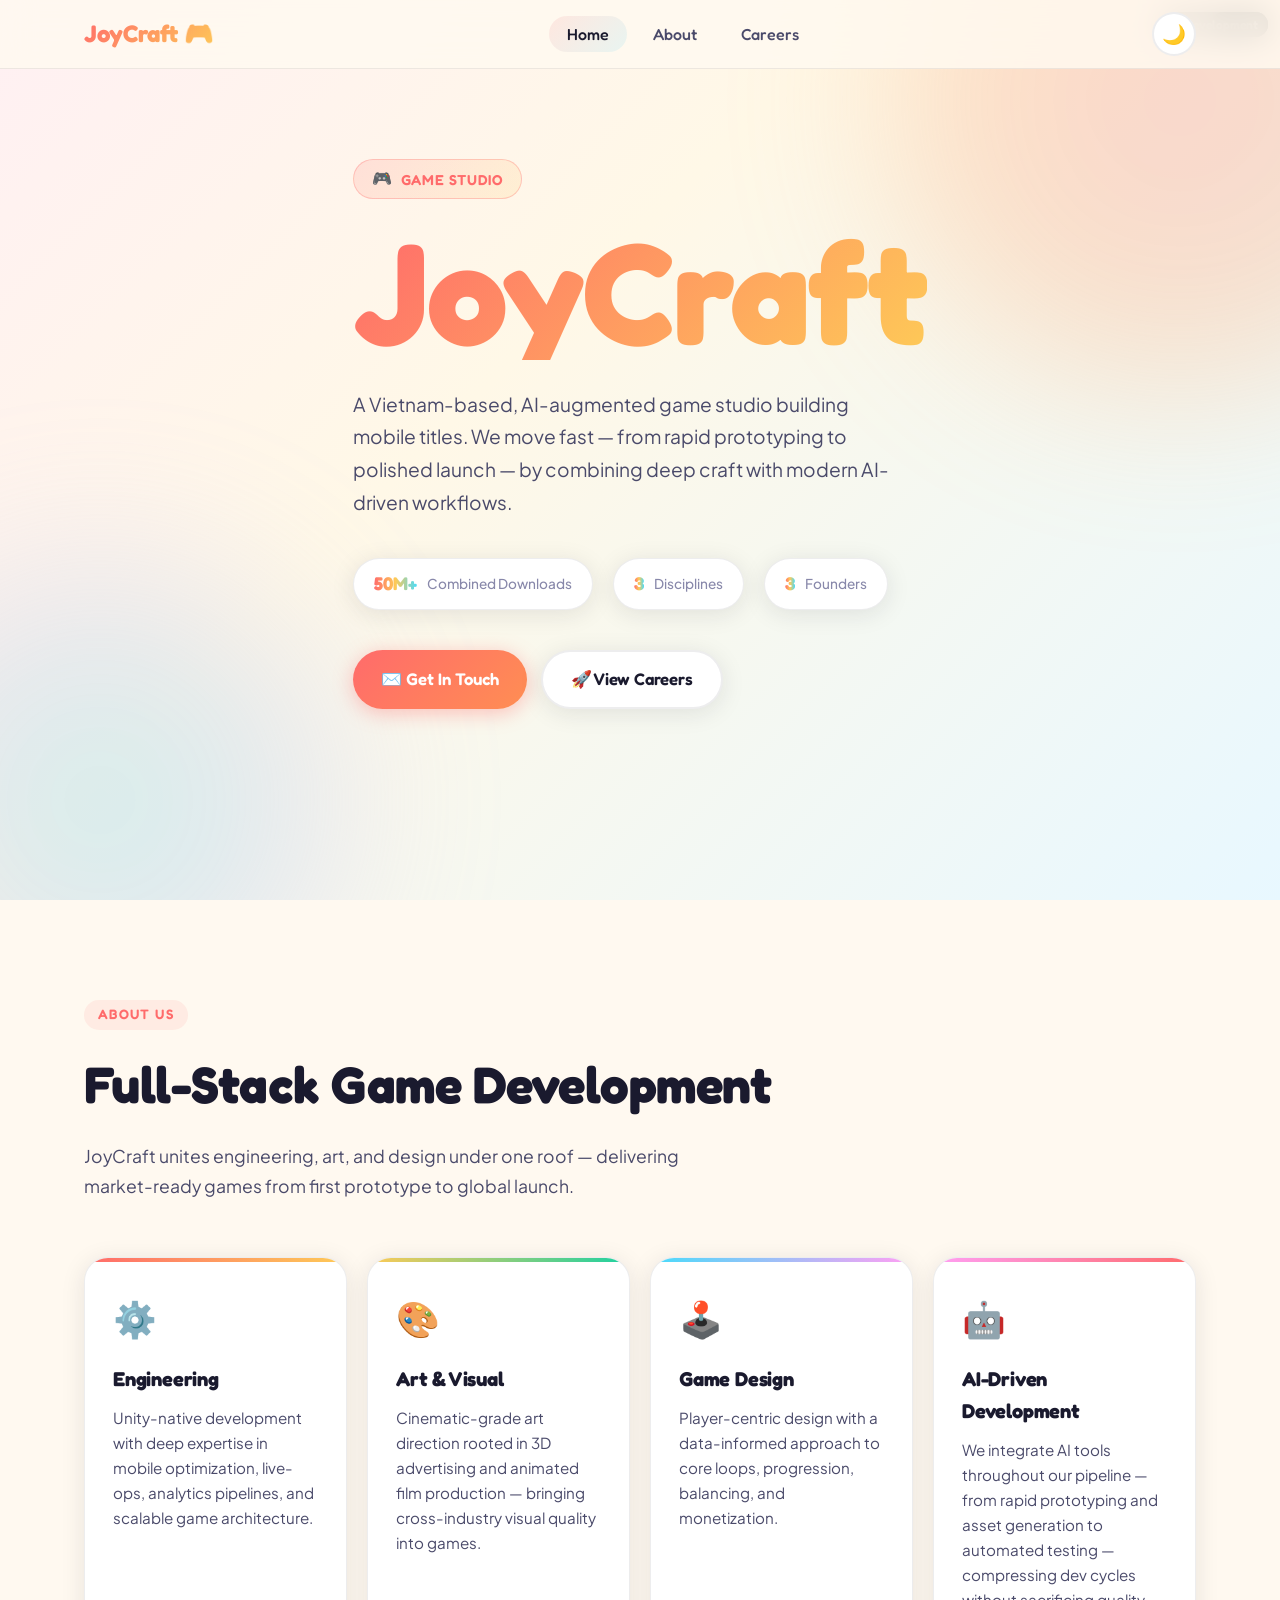
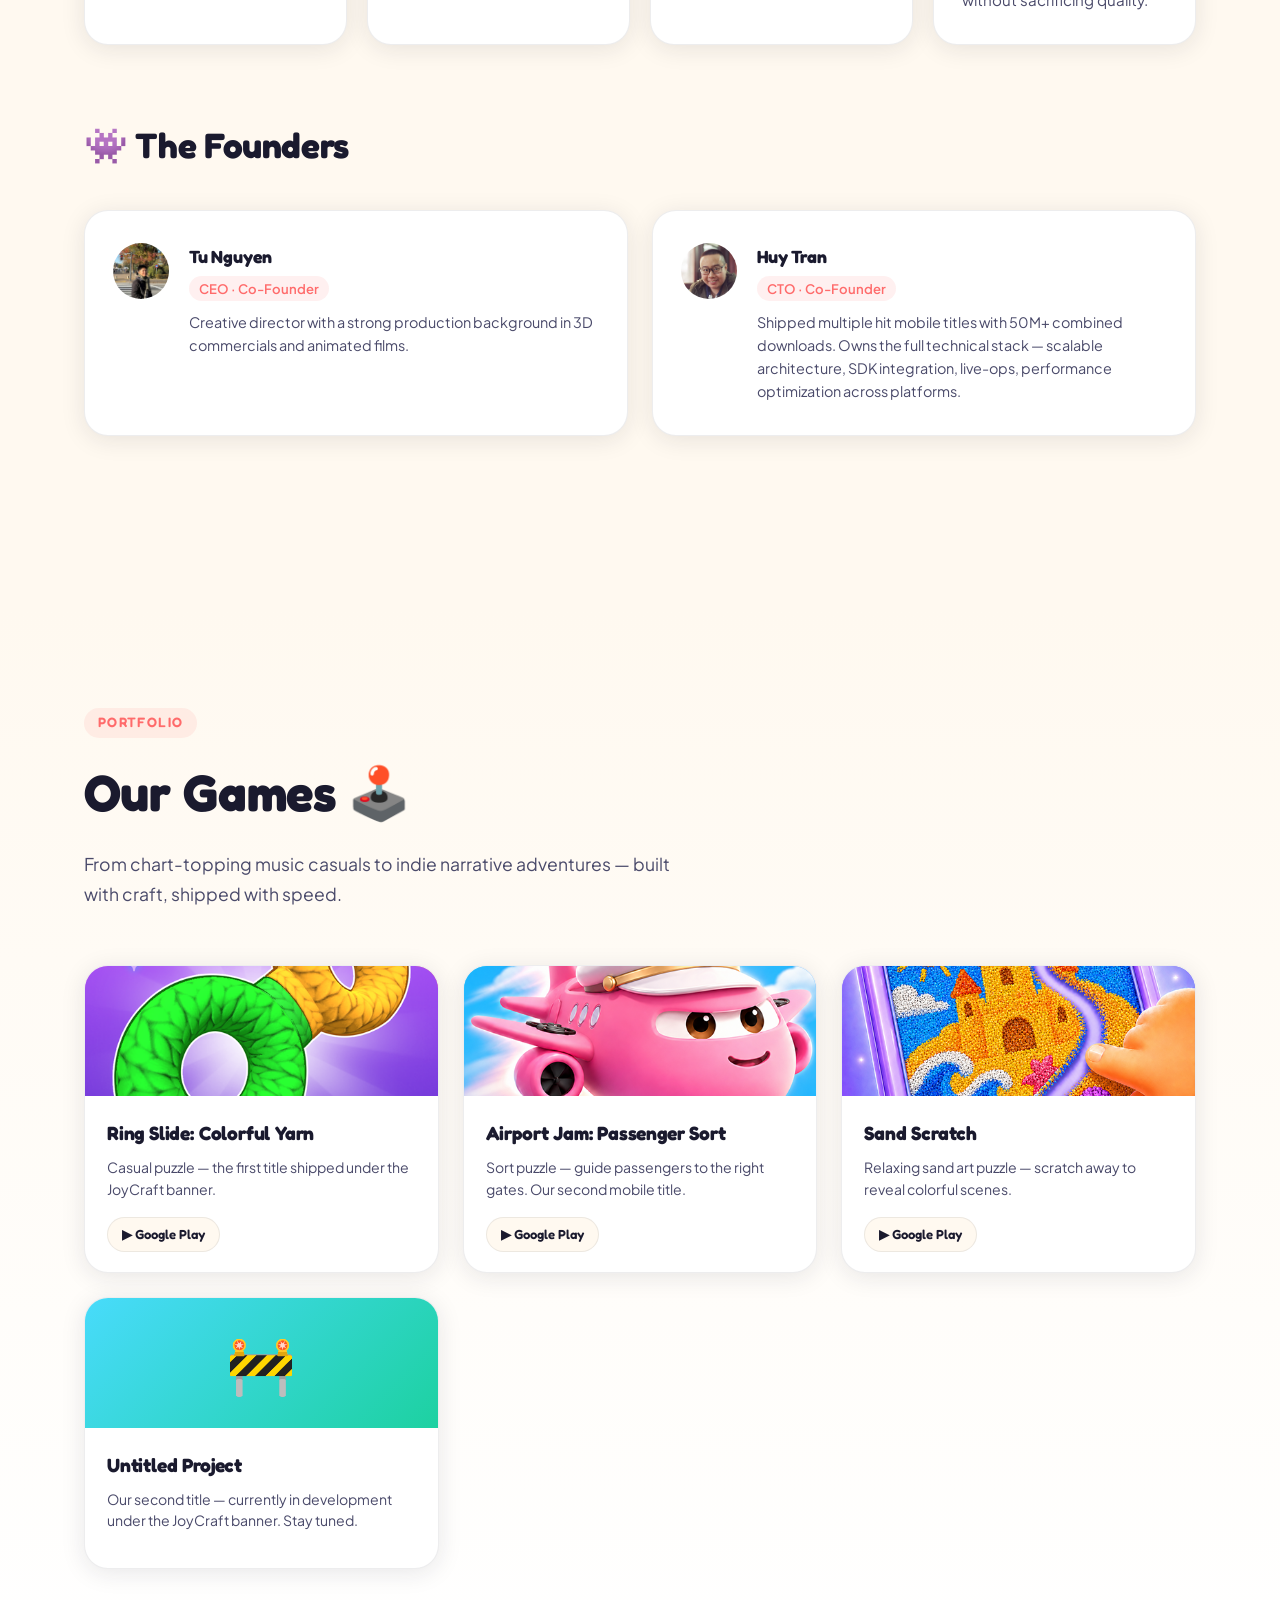
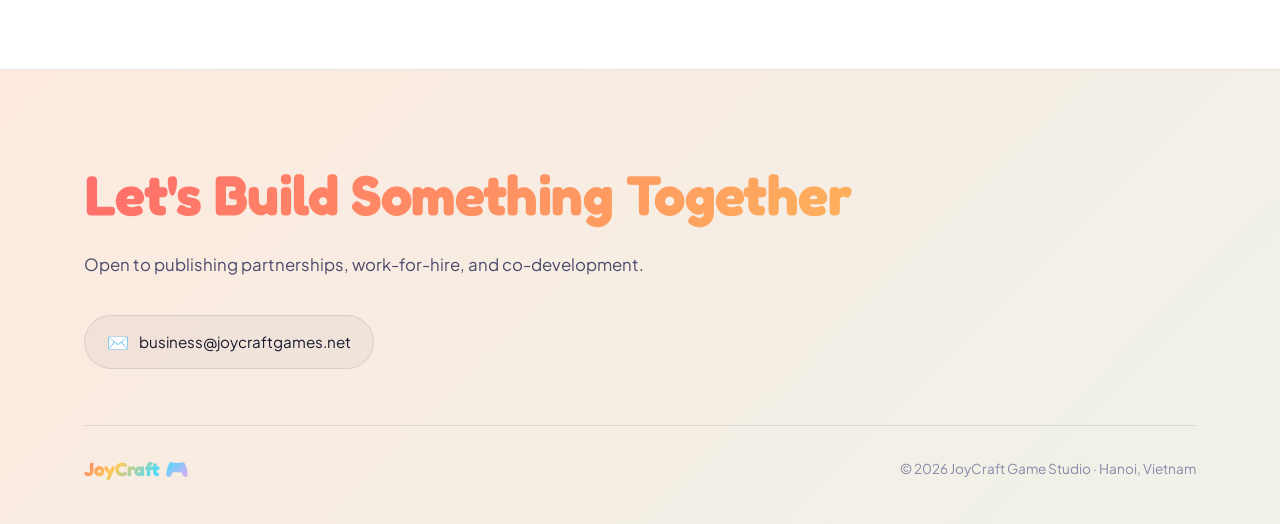
<file: index.html>
<!DOCTYPE html>
<html lang="en">
<head>
<meta charset="UTF-8">
<meta name="viewport" content="width=device-width, initial-scale=1.0">
<link rel="icon" type="image/svg+xml" href="favicon.svg">
<title>JoyCraft Games — AI-Augmented Game Studio</title>
<meta name="description" content="JoyCraft is a Vietnam-based, AI-augmented game studio building mobile titles — from rapid prototyping to polished launch.">

<link rel="preconnect" href="https://fonts.googleapis.com">
<link rel="preconnect" href="https://fonts.gstatic.com" crossorigin>
<link href="https://fonts.googleapis.com/css2?family=Fredoka:wght@400;500;600;700&family=Plus+Jakarta+Sans:wght@400;500;600&display=swap" rel="stylesheet">

<link rel="stylesheet" href="assets/css/main.css">
<link rel="stylesheet" href="assets/css/home.css">

<!-- no-FOUC theme init: apply saved/system theme before first paint -->
<script>
(function () {
  var KEY = 'joycraft-theme', saved = localStorage.getItem(KEY);
  var theme = (saved === 'dark' || saved === 'light')
    ? saved
    : (window.matchMedia && window.matchMedia('(prefers-color-scheme: dark)').matches ? 'dark' : 'light');
  document.documentElement.setAttribute('data-theme', theme);
})();
</script>
</head>
<body>

<a class="skip-link" href="#main">Skip to content</a>

<!-- chrome + content are rendered from data.js by the scripts below -->
<div id="nav-root"></div>
<main id="main"></main>
<div id="footer-root"></div>

<!-- order matters: data → shared components → page renderer → behavior -->
<script src="assets/js/data.js"></script>
<script src="assets/js/components.js"></script>
<script src="assets/js/home.js"></script>
<script src="assets/js/theme.js"></script>
</body>
</html>
</file>
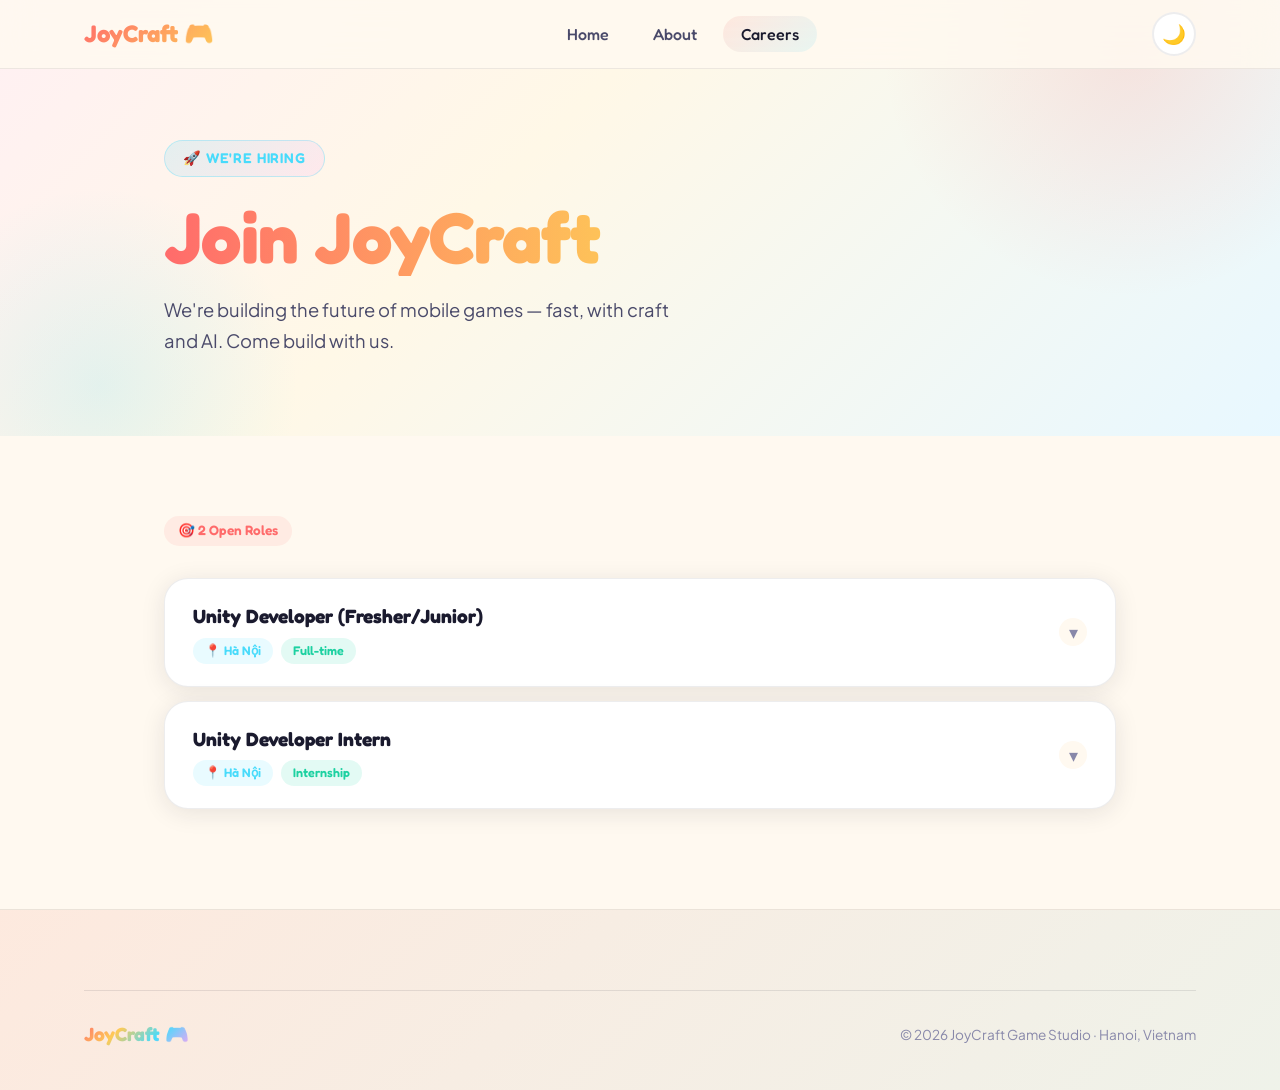
<file: careers.html>
<!DOCTYPE html>
<html lang="en">
<head>
<meta charset="UTF-8">
<meta name="viewport" content="width=device-width, initial-scale=1.0">
<link rel="icon" type="image/svg+xml" href="favicon.svg">
<title>Careers — JoyCraft Games</title>
<meta name="description" content="Open roles at JoyCraft Games — join a Vietnam-based, AI-augmented mobile game studio. Send your CV to hiring@joycraftgames.net.">

<link rel="preconnect" href="https://fonts.googleapis.com">
<link rel="preconnect" href="https://fonts.gstatic.com" crossorigin>
<link href="https://fonts.googleapis.com/css2?family=Fredoka:wght@400;500;600;700&family=Plus+Jakarta+Sans:wght@400;500;600&display=swap" rel="stylesheet">

<link rel="stylesheet" href="assets/css/main.css">
<link rel="stylesheet" href="assets/css/careers.css">

<!-- no-FOUC theme init: apply saved/system theme before first paint -->
<script>
(function () {
  var KEY = 'joycraft-theme', saved = localStorage.getItem(KEY);
  var theme = (saved === 'dark' || saved === 'light')
    ? saved
    : (window.matchMedia && window.matchMedia('(prefers-color-scheme: dark)').matches ? 'dark' : 'light');
  document.documentElement.setAttribute('data-theme', theme);
})();
</script>
</head>
<body>

<a class="skip-link" href="#main">Skip to content</a>

<!-- chrome + content are rendered from data.js by the scripts below -->
<div id="nav-root"></div>
<main id="main"></main>
<div id="footer-root"></div>

<!-- order matters: data → shared components → page renderer → behavior -->
<script src="assets/js/data.js"></script>
<script src="assets/js/components.js"></script>
<script src="assets/js/careers.js"></script>
<script src="assets/js/theme.js"></script>
</body>
</html>
</file>
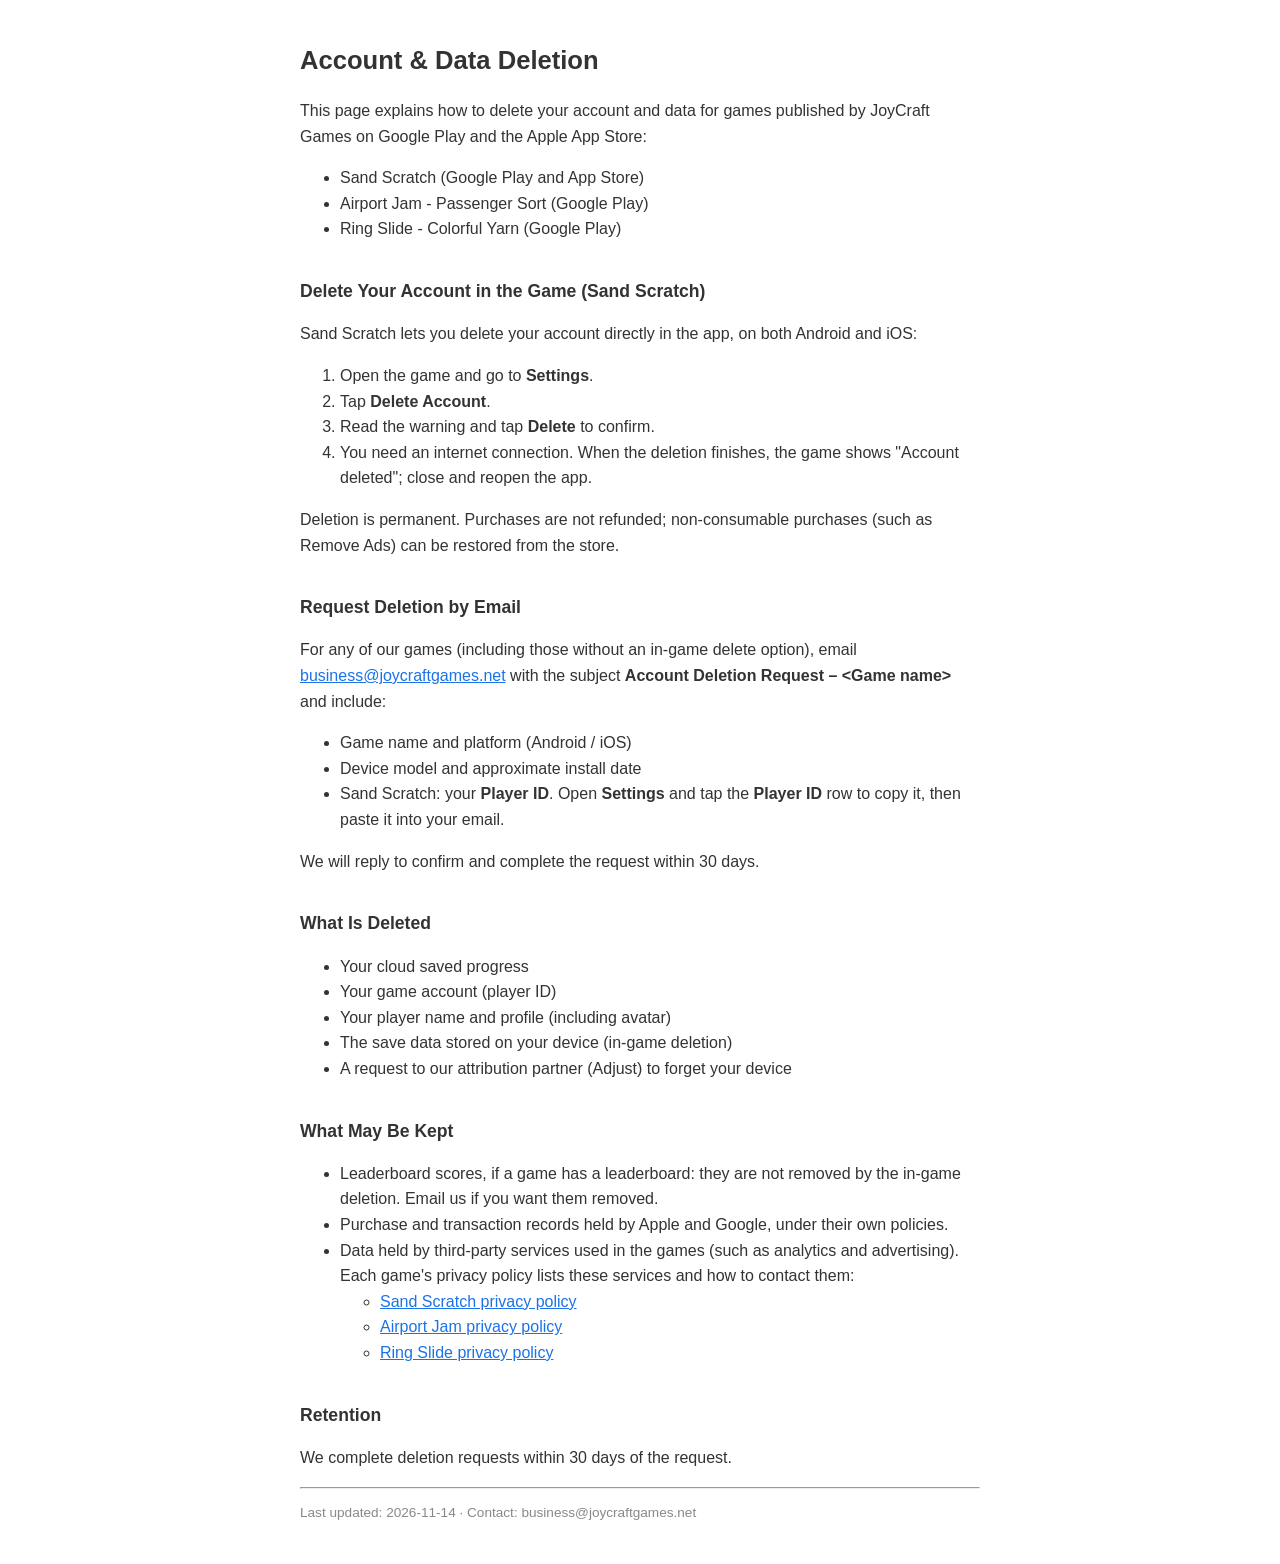
<file: data-deletion.html>
<!DOCTYPE html>
<!--
Source: Flow/projects/joycraft/store-ops/templates/data-deletion-page.html
Copy to website as data-deletion.html (https://joycraftgames.net/data-deletion.html); update Last updated.
Linked from support-page.html and used as the Google Play "account deletion" URL.
-->
<html lang="en">
<head>
    <meta charset="utf-8">
    <meta name="viewport" content="width=device-width, initial-scale=1">
    <link rel="icon" type="image/svg+xml" href="favicon.svg">
    <title>Account &amp; Data Deletion - JoyCraft Games</title>
    <style>
        body {
            font-family: 'Helvetica Neue', Helvetica, Arial, sans-serif;
            max-width: 680px;
            margin: 40px auto;
            padding: 0 20px;
            color: #333;
            line-height: 1.6;
        }
        h1 { font-size: 1.6em; }
        h2 { font-size: 1.1em; margin-top: 2em; }
        a { color: #1a73e8; }
    </style>
</head>
<body>

<h1>Account &amp; Data Deletion</h1>
<p>This page explains how to delete your account and data for games published by JoyCraft Games on Google Play and the Apple App Store:</p>
<ul>
    <li>Sand Scratch (Google Play and App Store)</li>
    <li>Airport Jam - Passenger Sort (Google Play)</li>
    <li>Ring Slide - Colorful Yarn (Google Play)</li>
</ul>

<h2>Delete Your Account in the Game (Sand Scratch)</h2>
<p>Sand Scratch lets you delete your account directly in the app, on both Android and iOS:</p>
<ol>
    <li>Open the game and go to <strong>Settings</strong>.</li>
    <li>Tap <strong>Delete Account</strong>.</li>
    <li>Read the warning and tap <strong>Delete</strong> to confirm.</li>
    <li>You need an internet connection. When the deletion finishes, the game shows "Account deleted"; close and reopen the app.</li>
</ol>
<p>Deletion is permanent. Purchases are not refunded; non-consumable purchases (such as Remove Ads) can be restored from the store.</p>

<h2>Request Deletion by Email</h2>
<p>For any of our games (including those without an in-game delete option), email
<a href="mailto:business@joycraftgames.net">business@joycraftgames.net</a> with the subject
<strong>Account Deletion Request &ndash; &lt;Game name&gt;</strong> and include:</p>
<ul>
    <li>Game name and platform (Android / iOS)</li>
    <li>Device model and approximate install date</li>
    <li>Sand Scratch: your <strong>Player ID</strong>. Open <strong>Settings</strong> and tap the <strong>Player ID</strong> row to copy it, then paste it into your email.</li>
</ul>
<p>We will reply to confirm and complete the request within 30 days.</p>

<h2>What Is Deleted</h2>
<ul>
    <li>Your cloud saved progress</li>
    <li>Your game account (player ID)</li>
    <li>Your player name and profile (including avatar)</li>
    <li>The save data stored on your device (in-game deletion)</li>
    <li>A request to our attribution partner (Adjust) to forget your device</li>
</ul>

<h2>What May Be Kept</h2>
<ul>
    <li>Leaderboard scores, if a game has a leaderboard: they are not removed by the in-game deletion. Email us if you want them removed.</li>
    <li>Purchase and transaction records held by Apple and Google, under their own policies.</li>
    <li>Data held by third-party services used in the games (such as analytics and advertising). Each game's privacy policy lists these services and how to contact them:
        <ul>
            <li><a href="/policies/privacy-sand-scratch.html">Sand Scratch privacy policy</a></li>
            <li><a href="/policies/privacy-airport-jam.html">Airport Jam privacy policy</a></li>
            <li><a href="/privacy-ring-slide.html">Ring Slide privacy policy</a></li>
        </ul>
    </li>
</ul>

<h2>Retention</h2>
<p>We complete deletion requests within 30 days of the request.</p>

<hr>
<p style="font-size:0.85em; color:#888;">Last updated: 2026-11-14 · Contact: business@joycraftgames.net</p>

</body>
</html>
</file>
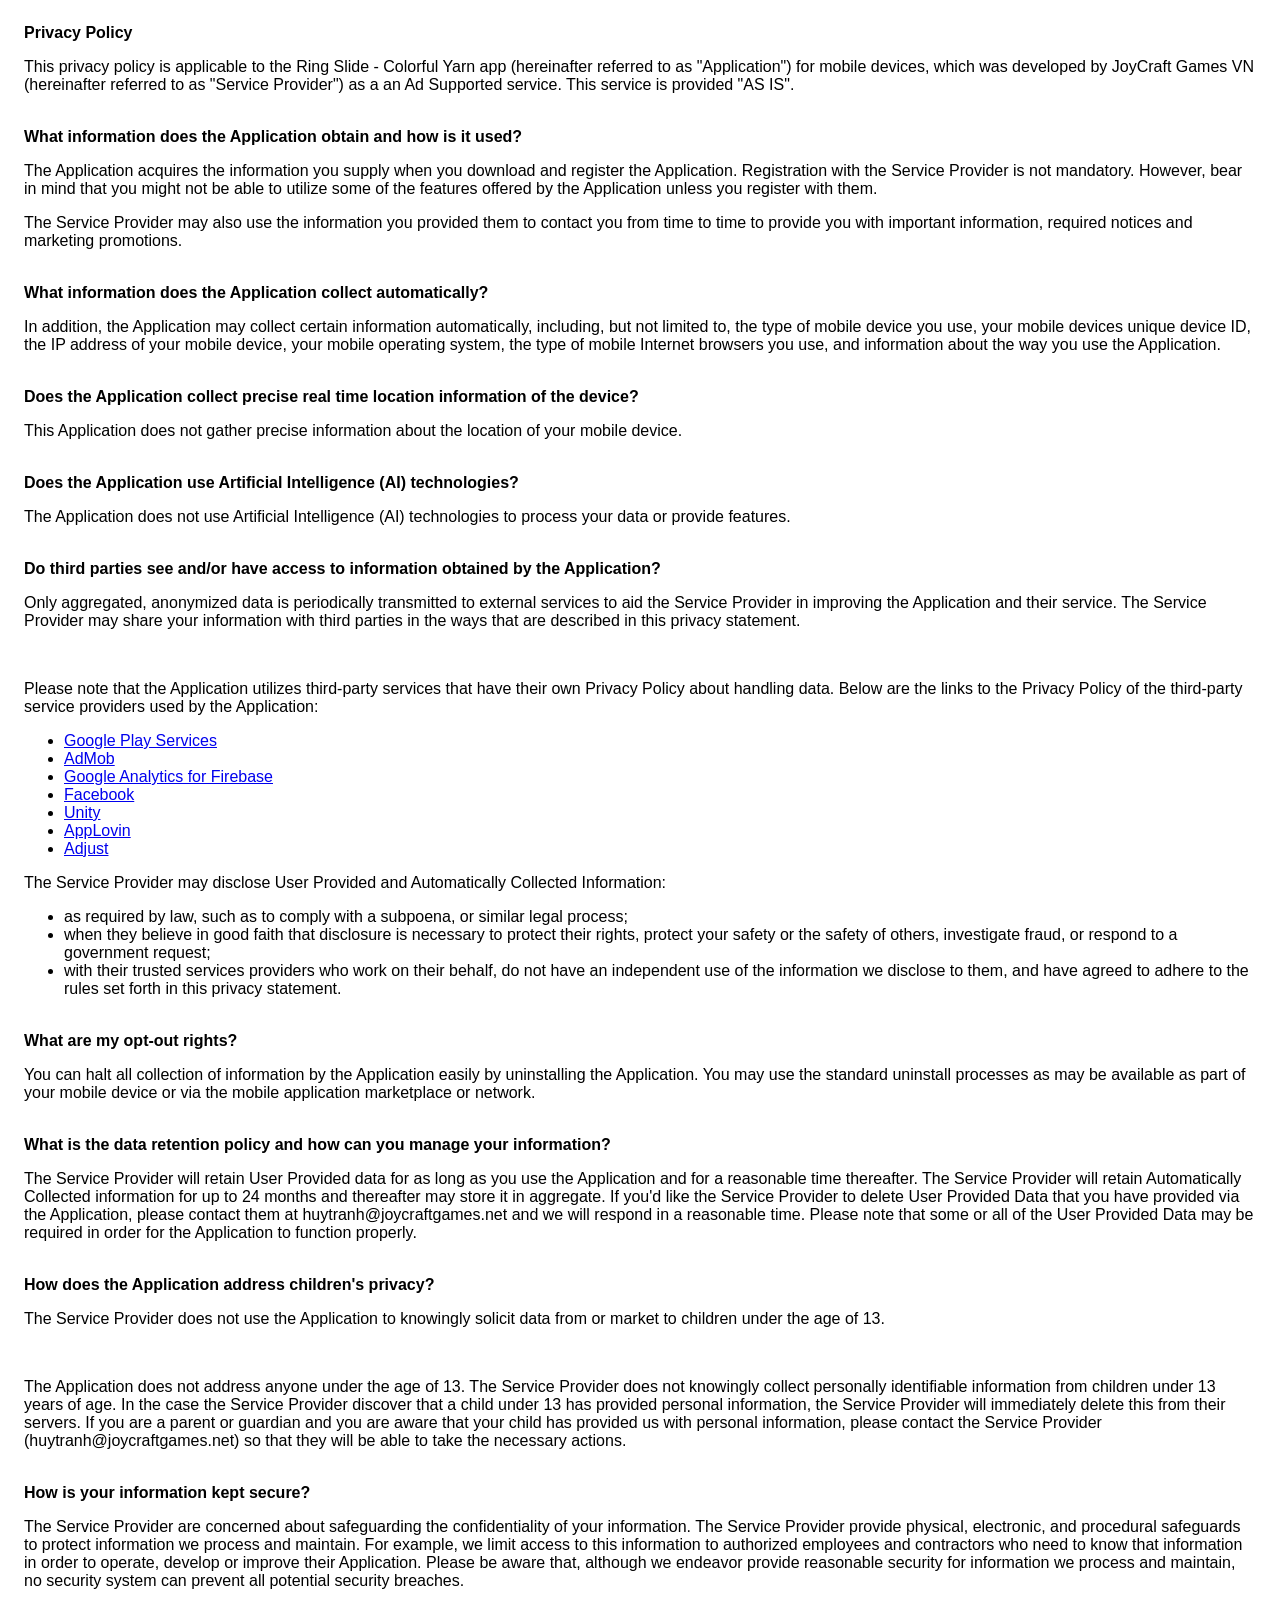
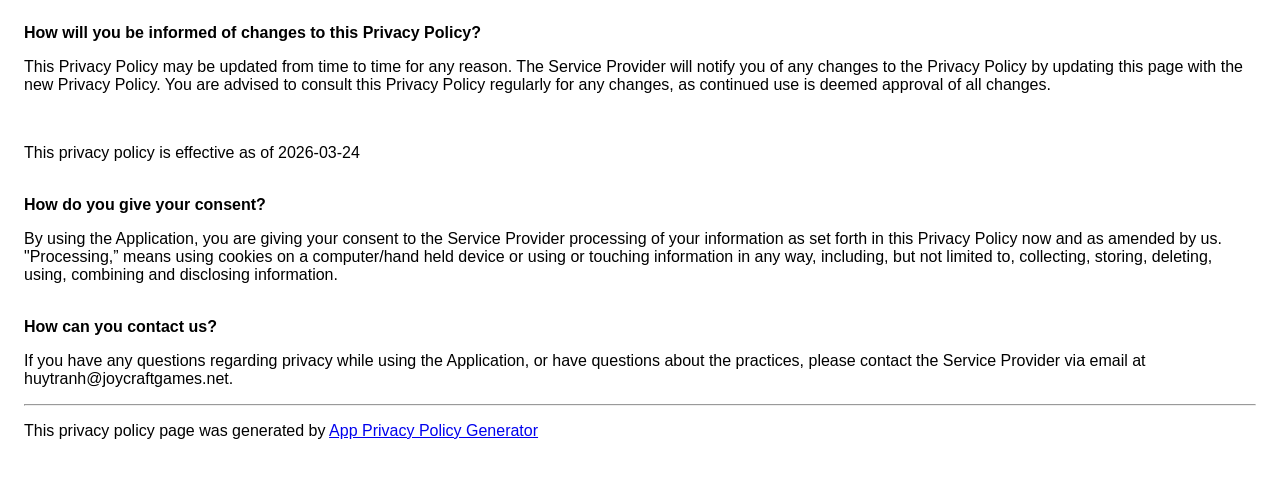
<file: privacy-ring-slide.html>
﻿<!DOCTYPE html>
<html>
<head>
    <meta charset='utf-8'>
    <meta name='viewport' content='width=device-width'>
    <link rel='icon' type='image/svg+xml' href='favicon.svg'>
    <title>Privacy Policy</title>
    <style> body { font-family: 'Helvetica Neue', Helvetica, Arial, sans-serif; padding:1em; } </style>
</head>
<body>
<strong>Privacy Policy</strong><p>This privacy policy is applicable to the Ring Slide - Colorful Yarn app (hereinafter referred to as "Application") for mobile devices, which was developed by JoyCraft Games VN (hereinafter referred to as "Service Provider") as a an Ad Supported service. This service is provided "AS IS".</p><br><strong>What information does the Application obtain and how is it used?</strong><p>The Application acquires the information you supply when you download and register the Application. Registration with the Service Provider is not mandatory. However, bear in mind that you might not be able to utilize some of the features offered by the Application unless you register with them.</p><p>The Service Provider may also use the information you provided them to contact you from time to time to provide you with important information, required notices and marketing promotions.</p><br><strong>What information does the Application collect automatically?</strong><p>In addition, the Application may collect certain information automatically, including, but not limited to, the type of mobile device you use, your mobile devices unique device ID, the IP address of your mobile device, your mobile operating system, the type of mobile Internet browsers you use, and information about the way you use the Application.</p><br><strong>Does the Application collect precise real time location information of the device?</strong><p>This Application does not gather precise information about the location of your mobile device.</p><!----><br><strong>Does the Application use Artificial Intelligence (AI) technologies?</strong><p>The Application does not use Artificial Intelligence (AI) technologies to process your data or provide features.</p><!----><br><strong>Do third parties see and/or have access to information obtained by the Application?</strong><p>Only aggregated, anonymized data is periodically transmitted to external services to aid the Service Provider in improving the Application and their service. The Service Provider may share your information with third parties in the ways that are described in this privacy statement.</p><div><br><p>Please note that the Application utilizes third-party services that have their own Privacy Policy about handling data. Below are the links to the Privacy Policy of the third-party service providers used by the Application:</p><ul><li><a href="https://www.google.com/policies/privacy/" target="_blank" rel="noopener noreferrer">Google Play Services</a></li><li><a href="https://support.google.com/admob/answer/6128543?hl=en" target="_blank" rel="noopener noreferrer">AdMob</a></li><li><a href="https://firebase.google.com/support/privacy" target="_blank" rel="noopener noreferrer">Google Analytics for Firebase</a></li><li><a href="https://www.facebook.com/about/privacy/update/printable" target="_blank" rel="noopener noreferrer">Facebook</a></li><li><a href="https://unity3d.com/legal/privacy-policy" target="_blank" rel="noopener noreferrer">Unity</a></li><li><a href="https://www.applovin.com/privacy/" target="_blank" rel="noopener noreferrer">AppLovin</a></li><li><a href="https://www.adjust.com/terms/privacy-policy" target="_blank" rel="noopener noreferrer">Adjust</a></li></ul></div><p>The Service Provider may disclose User Provided and Automatically Collected Information:</p><ul><li>as required by law, such as to comply with a subpoena, or similar legal process;</li><li>when they believe in good faith that disclosure is necessary to protect their rights, protect your safety or the safety of others, investigate fraud, or respond to a government request;</li><li>with their trusted services providers who work on their behalf, do not have an independent use of the information we disclose to them, and have agreed to adhere to the rules set forth in this privacy statement.</li></ul><p></p><br><strong>What are my opt-out rights?</strong><p>You can halt all collection of information by the Application easily by uninstalling the Application. You may use the standard uninstall processes as may be available as part of your mobile device or via the mobile application marketplace or network.</p><br><strong>What is the data retention policy and how can you manage your information?</strong><p>The Service Provider will retain User Provided data for as long as you use the Application and for a reasonable time thereafter. The Service Provider will retain Automatically Collected information for up to 24 months and thereafter may store it in aggregate. If you'd like the Service Provider to delete User Provided Data that you have provided via the Application, please contact them at huytranh@joycraftgames.net and we will respond in a reasonable time. Please note that some or all of the User Provided Data may be required in order for the Application to function properly.</p><br><strong>How does the Application address children's privacy?</strong><p>The Service Provider does not use the Application to knowingly solicit data from or market to children under the age of 13.</p><div><br><p>The Application does not address anyone under the age of 13. The Service Provider does not knowingly collect personally identifiable information from children under 13 years of age. In the case the Service Provider discover that a child under 13 has provided personal information, the Service Provider will immediately delete this from their servers. If you are a parent or guardian and you are aware that your child has provided us with personal information, please contact the Service Provider (huytranh@joycraftgames.net) so that they will be able to take the necessary actions.</p></div><br><strong>How is your information kept secure?</strong><p>The Service Provider are concerned about safeguarding the confidentiality of your information. The Service Provider provide physical, electronic, and procedural safeguards to protect information we process and maintain. For example, we limit access to this information to authorized employees and contractors who need to know that information in order to operate, develop or improve their Application. Please be aware that, although we endeavor provide reasonable security for information we process and maintain, no security system can prevent all potential security breaches.</p><br><strong>How will you be informed of changes to this Privacy Policy?</strong><p>This Privacy Policy may be updated from time to time for any reason. The Service Provider will notify you of any changes to the Privacy Policy by updating this page with the new Privacy Policy. You are advised to consult this Privacy Policy regularly for any changes, as continued use is deemed approval of all changes.</p><br><p>This privacy policy is effective as of 2026-03-24</p><br><strong>How do you give your consent?</strong><p>By using the Application, you are giving your consent to the Service Provider processing of your information as set forth in this Privacy Policy now and as amended by us. "Processing,” means using cookies on a computer/hand held device or using or touching information in any way, including, but not limited to, collecting, storing, deleting, using, combining and disclosing information.</p><br><strong>How can you contact us?</strong><p>If you have any questions regarding privacy while using the Application, or have questions about the practices, please contact the Service Provider via email at huytranh@joycraftgames.net.</p><hr><p>This privacy policy page was generated by <a href="https://app-privacy-policy-generator.nisrulz.com/" target="_blank" rel="noopener noreferrer">App Privacy Policy Generator</a></p>
</body>
</html>
</file>
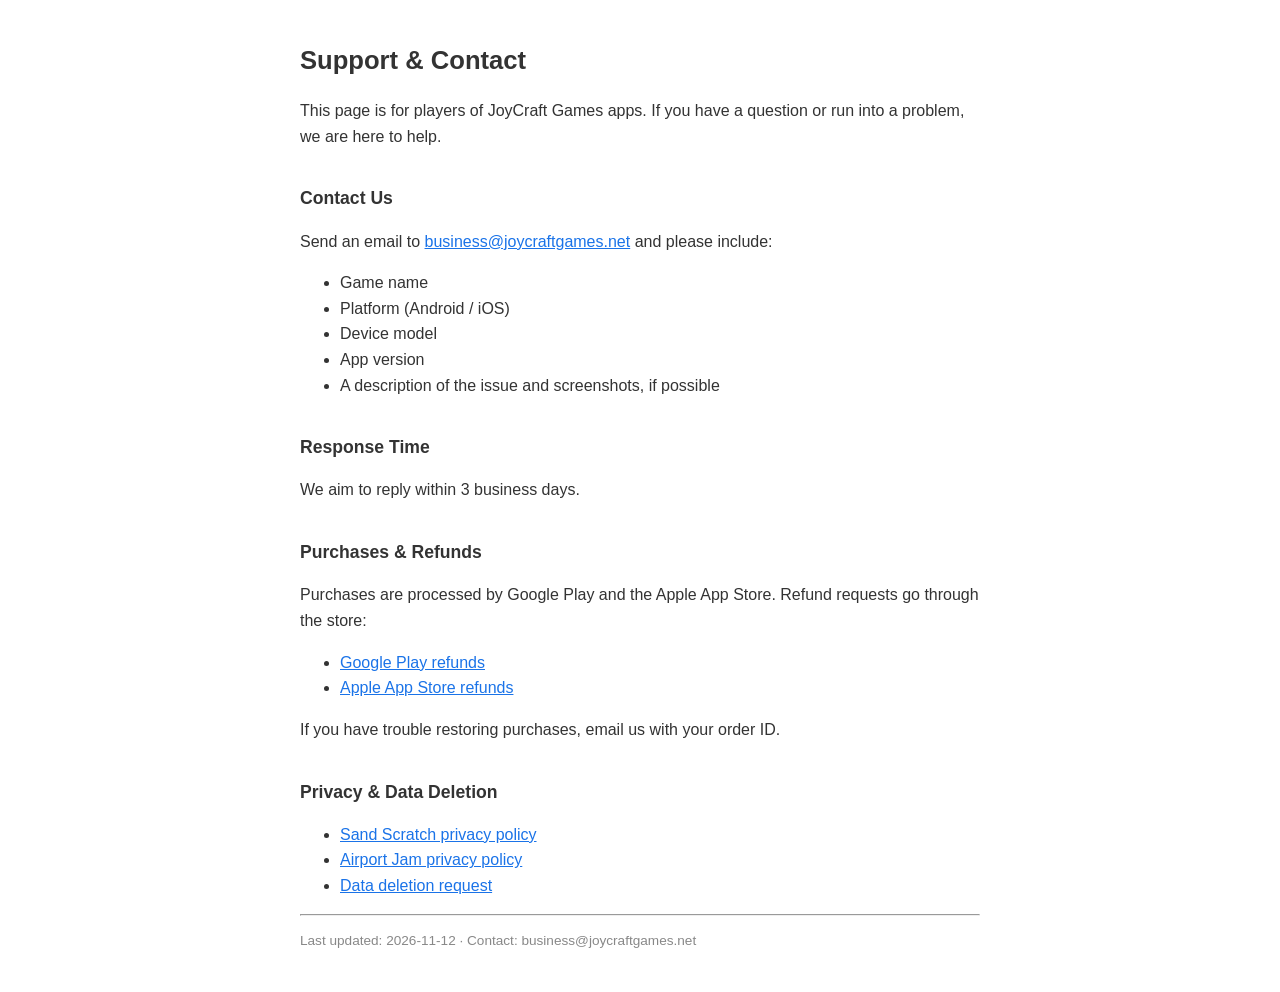
<file: support.html>
<!DOCTYPE html>
<html lang="en">
<head>
    <meta charset="utf-8">
    <meta name="viewport" content="width=device-width, initial-scale=1">
    <link rel="icon" type="image/svg+xml" href="favicon.svg">
    <title>Support &amp; Contact - JoyCraft Games</title>
    <style>
        body {
            font-family: 'Helvetica Neue', Helvetica, Arial, sans-serif;
            max-width: 680px;
            margin: 40px auto;
            padding: 0 20px;
            color: #333;
            line-height: 1.6;
        }
        h1 { font-size: 1.6em; }
        h2 { font-size: 1.1em; margin-top: 2em; }
        a { color: #1a73e8; }
    </style>
</head>
<body>

<h1>Support &amp; Contact</h1>
<p>This page is for players of JoyCraft Games apps. If you have a question or run into a problem, we are here to help.</p>

<h2>Contact Us</h2>
<p>Send an email to <a href="mailto:business@joycraftgames.net">business@joycraftgames.net</a> and please include:</p>
<ul>
    <li>Game name</li>
    <li>Platform (Android / iOS)</li>
    <li>Device model</li>
    <li>App version</li>
    <li>A description of the issue and screenshots, if possible</li>
</ul>

<h2>Response Time</h2>
<p>We aim to reply within 3 business days.</p>

<h2>Purchases &amp; Refunds</h2>
<p>Purchases are processed by Google Play and the Apple App Store. Refund requests go through the store:</p>
<ul>
    <li><a href="https://support.google.com/googleplay/answer/2479637">Google Play refunds</a></li>
    <li><a href="https://support.apple.com/en-us/118223">Apple App Store refunds</a></li>
</ul>
<p>If you have trouble restoring purchases, email us with your order ID.</p>

<h2>Privacy &amp; Data Deletion</h2>
<ul>
    <li><a href="/policies/privacy-sand-scratch.html">Sand Scratch privacy policy</a></li>
    <li><a href="/policies/privacy-airport-jam.html">Airport Jam privacy policy</a></li>
    <li><a href="/data-deletion.html">Data deletion request</a></li>
</ul>

<hr>
<p style="font-size:0.85em; color:#888;">Last updated: 2026-11-12 · Contact: business@joycraftgames.net</p>

</body>
</html>
</file>
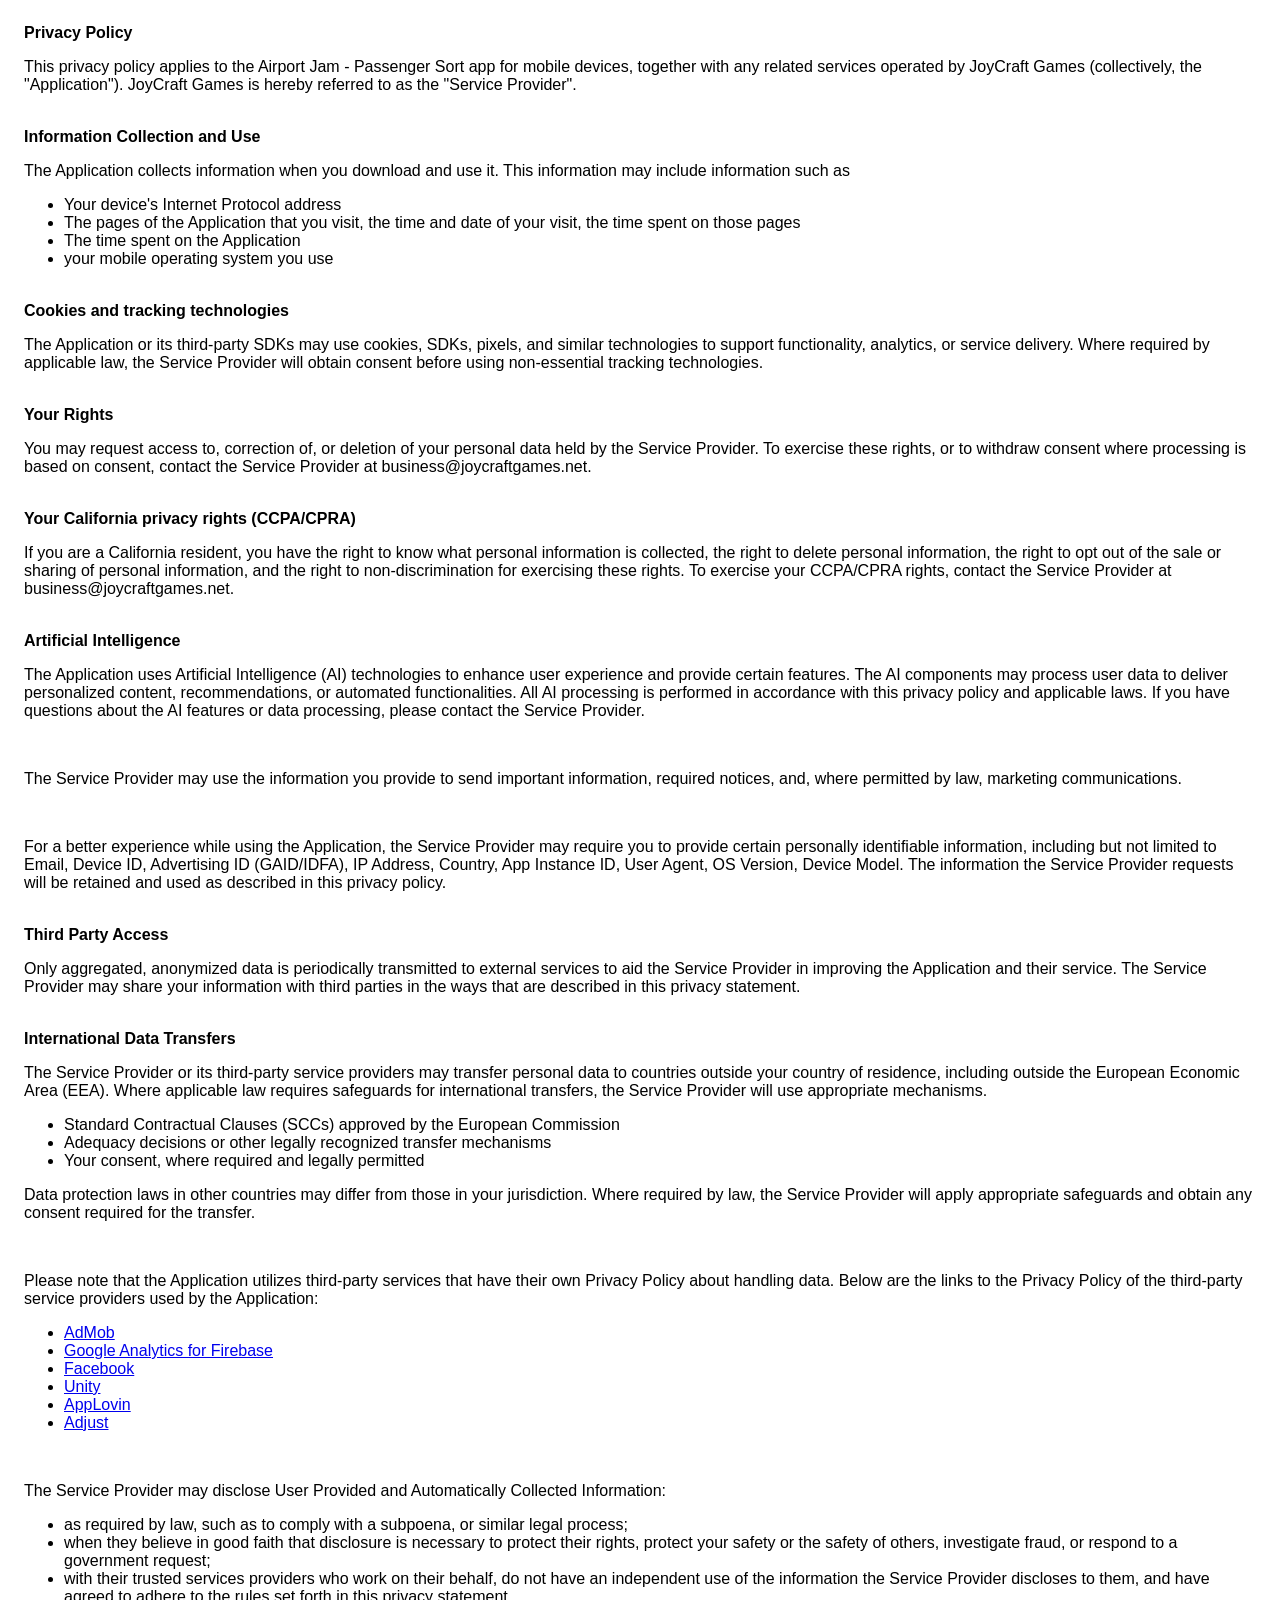
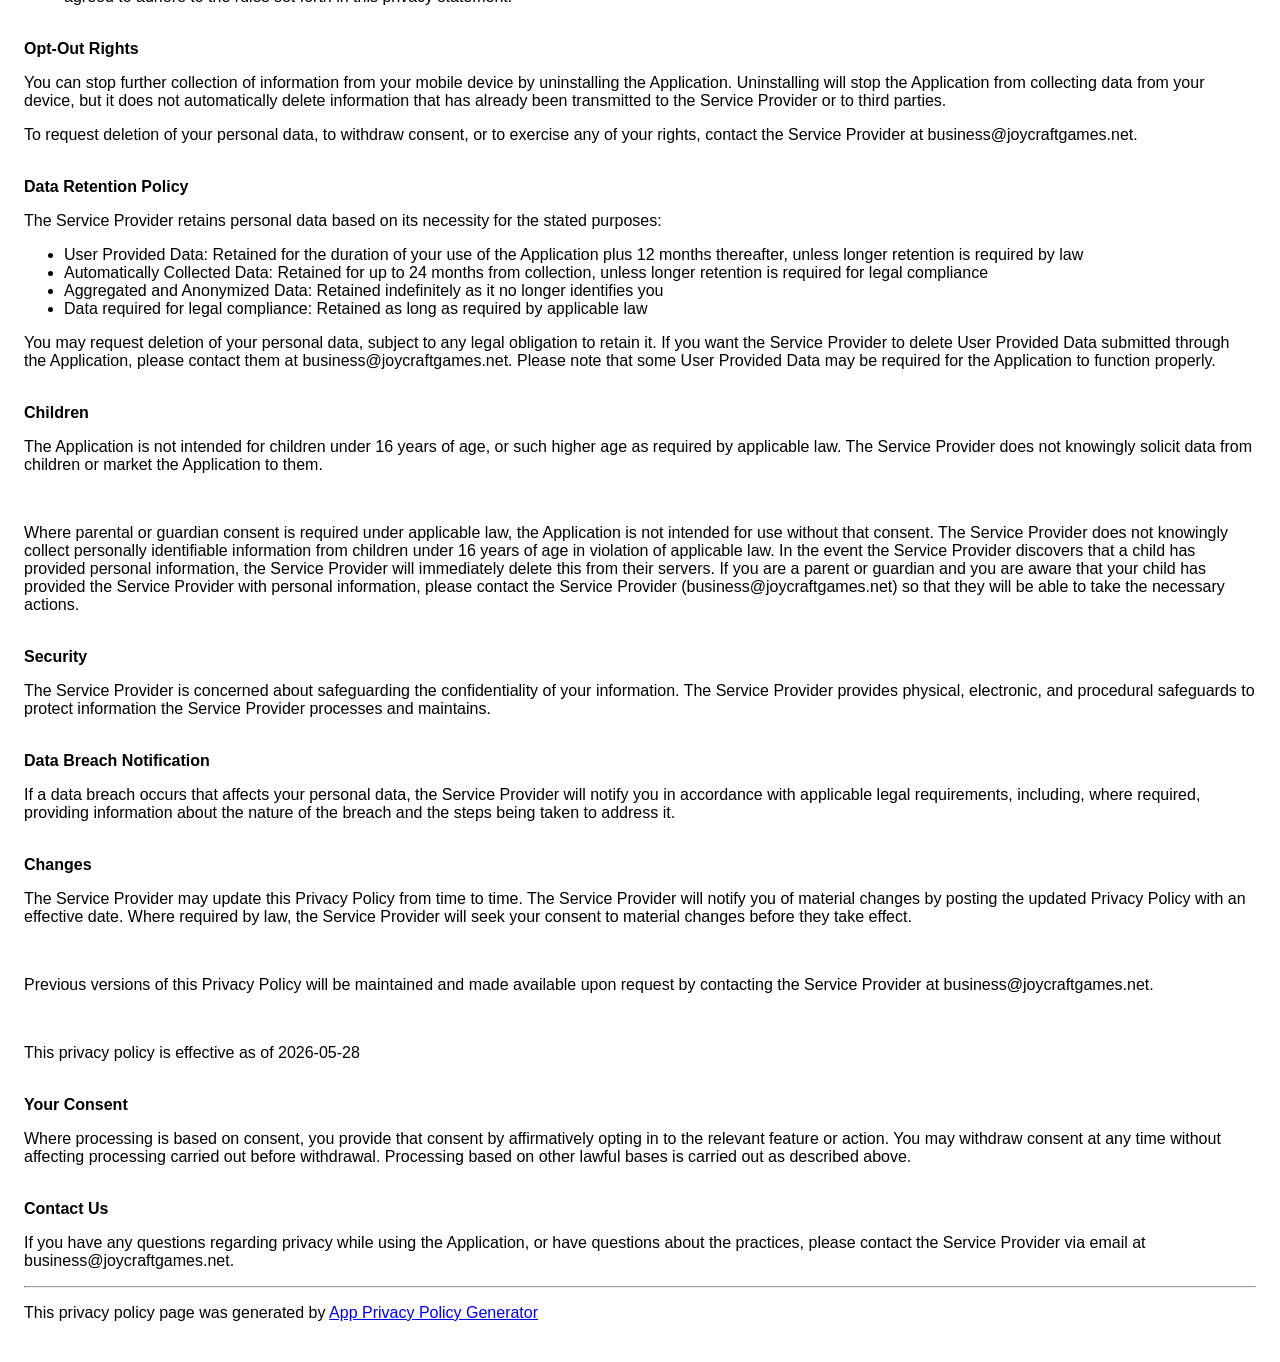
<file: policies/privacy-airport-jam.html>
﻿<!DOCTYPE html>
<html>
<head>
    <meta charset='utf-8'>
    <meta name='viewport' content='width=device-width'>
    <title>Privacy Policy</title>
    <style> body { font-family: 'Helvetica Neue', Helvetica, Arial, sans-serif; padding:1em; } </style>
</head>
<body>
<strong>Privacy Policy</strong><p>This privacy policy applies to the Airport Jam - Passenger Sort app for mobile devices, together with any related services operated by JoyCraft Games (collectively, the "Application"). JoyCraft Games is hereby referred to as the "Service Provider".</p><br><strong>Information Collection and Use</strong><p>The Application collects information when you download and use it. This information may include information such as </p><ul><li>Your device's Internet Protocol address</li><li>The pages of the Application that you visit, the time and date of your visit, the time spent on those pages</li><li>The time spent on the Application</li><li>your mobile operating system you use</li></ul><p></p><br><strong>Cookies and tracking technologies</strong><p>The Application or its third-party SDKs may use cookies, SDKs, pixels, and similar technologies to support functionality, analytics, or service delivery. Where required by applicable law, the Service Provider will obtain consent before using non-essential tracking technologies.</p><!----><br><strong>Your Rights</strong><p>You may request access to, correction of, or deletion of your personal data held by the Service Provider. To exercise these rights, or to withdraw consent where processing is based on consent, contact the Service Provider at business@joycraftgames.net.</p><br><strong>Your California privacy rights (CCPA/CPRA)</strong><p>If you are a California resident, you have the right to know what personal information is collected, the right to delete personal information, the right to opt out of the sale or sharing of personal information, and the right to non-discrimination for exercising these rights. To exercise your CCPA/CPRA rights, contact the Service Provider at business@joycraftgames.net.</p><div><br><strong>Artificial Intelligence</strong><p>The Application uses Artificial Intelligence (AI) technologies to enhance user experience and provide certain features. The AI components may process user data to deliver personalized content, recommendations, or automated functionalities. All AI processing is performed in accordance with this privacy policy and applicable laws. If you have questions about the AI features or data processing, please contact the Service Provider.</p><br></div><p>The Service Provider may use the information you provide to send important information, required notices, and, where permitted by law, marketing communications.</p><br><p>For a better experience while using the Application, the Service Provider may require you to provide certain personally identifiable information, including but not limited to Email, Device ID, Advertising ID (GAID/IDFA), IP Address, Country, App Instance ID, User Agent, OS Version, Device Model. The information the Service Provider requests will be retained and used as described in this privacy policy.</p><br><strong>Third Party Access</strong><p>Only aggregated, anonymized data is periodically transmitted to external services to aid the Service Provider in improving the Application and their service. The Service Provider may share your information with third parties in the ways that are described in this privacy statement.</p><br><strong>International Data Transfers</strong><p>The Service Provider or its third-party service providers may transfer personal data to countries outside your country of residence, including outside the European Economic Area (EEA). Where applicable law requires safeguards for international transfers, the Service Provider will use appropriate mechanisms.</p><ul><li>Standard Contractual Clauses (SCCs) approved by the European Commission</li><li>Adequacy decisions or other legally recognized transfer mechanisms</li><li>Your consent, where required and legally permitted</li></ul><p>Data protection laws in other countries may differ from those in your jurisdiction. Where required by law, the Service Provider will apply appropriate safeguards and obtain any consent required for the transfer.</p><div><br><p>Please note that the Application utilizes third-party services that have their own Privacy Policy about handling data. Below are the links to the Privacy Policy of the third-party service providers used by the Application:</p><ul><li><a href="https://policies.google.com/technologies/partner-sites" target="_blank" rel="noopener noreferrer">AdMob</a></li><li><a href="https://firebase.google.com/support/privacy" target="_blank" rel="noopener noreferrer">Google Analytics for Firebase</a></li><li><a href="https://www.facebook.com/about/privacy/update/printable" target="_blank" rel="noopener noreferrer">Facebook</a></li><li><a href="https://unity3d.com/legal/privacy-policy" target="_blank" rel="noopener noreferrer">Unity</a></li><li><a href="https://www.applovin.com/privacy/" target="_blank" rel="noopener noreferrer">AppLovin</a></li><li><a href="https://www.adjust.com/terms/privacy-policy" target="_blank" rel="noopener noreferrer">Adjust</a></li></ul></div><br><p>The Service Provider may disclose User Provided and Automatically Collected Information:</p><ul><li>as required by law, such as to comply with a subpoena, or similar legal process;</li><li>when they believe in good faith that disclosure is necessary to protect their rights, protect your safety or the safety of others, investigate fraud, or respond to a government request;</li><li>with their trusted services providers who work on their behalf, do not have an independent use of the information the Service Provider discloses to them, and have agreed to adhere to the rules set forth in this privacy statement.</li></ul><p></p><br><strong>Opt-Out Rights</strong><div><p>You can stop further collection of information from your mobile device by uninstalling the Application. Uninstalling will stop the Application from collecting data from your device, but it does not automatically delete information that has already been transmitted to the Service Provider or to third parties.</p></div><!----><p>To request deletion of your personal data, to withdraw consent, or to exercise any of your rights, contact the Service Provider at business@joycraftgames.net.</p><br><strong>Data Retention Policy</strong><p>The Service Provider retains personal data based on its necessity for the stated purposes:</p><ul><li>User Provided Data: Retained for the duration of your use of the Application plus 12 months thereafter, unless longer retention is required by law</li><li>Automatically Collected Data: Retained for up to 24 months from collection, unless longer retention is required for legal compliance</li><li>Aggregated and Anonymized Data: Retained indefinitely as it no longer identifies you</li><li>Data required for legal compliance: Retained as long as required by applicable law</li></ul><p>You may request deletion of your personal data, subject to any legal obligation to retain it. If you want the Service Provider to delete User Provided Data submitted through the Application, please contact them at business@joycraftgames.net. Please note that some User Provided Data may be required for the Application to function properly.</p><br><strong>Children</strong><p>The Application is not intended for children under 16 years of age, or such higher age as required by applicable law. The Service Provider does not knowingly solicit data from children or market the Application to them.</p><div><br><p>Where parental or guardian consent is required under applicable law, the Application is not intended for use without that consent. The Service Provider does not knowingly collect personally identifiable information from children under 16 years of age in violation of applicable law. In the event the Service Provider discovers that a child has provided personal information, the Service Provider will immediately delete this from their servers. If you are a parent or guardian and you are aware that your child has provided the Service Provider with personal information, please contact the Service Provider (business@joycraftgames.net) so that they will be able to take the necessary actions.</p></div><br><strong>Security</strong><p>The Service Provider is concerned about safeguarding the confidentiality of your information. The Service Provider provides physical, electronic, and procedural safeguards to protect information the Service Provider processes and maintains.</p><br><strong>Data Breach Notification</strong><p>If a data breach occurs that affects your personal data, the Service Provider will notify you in accordance with applicable legal requirements, including, where required, providing information about the nature of the breach and the steps being taken to address it.</p><br><strong>Changes</strong><p>The Service Provider may update this Privacy Policy from time to time. The Service Provider will notify you of material changes by posting the updated Privacy Policy with an effective date. Where required by law, the Service Provider will seek your consent to material changes before they take effect.</p><br><p>Previous versions of this Privacy Policy will be maintained and made available upon request by contacting the Service Provider at business@joycraftgames.net.</p><br><p>This privacy policy is effective as of 2026-05-28</p><br><strong>Your Consent</strong><p>Where processing is based on consent, you provide that consent by affirmatively opting in to the relevant feature or action. You may withdraw consent at any time without affecting processing carried out before withdrawal. Processing based on other lawful bases is carried out as described above.</p><br><strong>Contact Us</strong><p>If you have any questions regarding privacy while using the Application, or have questions about the practices, please contact the Service Provider via email at business@joycraftgames.net.</p><hr><p>This privacy policy page was generated by <a href="https://app-privacy-policy-generator.nisrulz.com/" target="_blank" rel="noopener noreferrer">App Privacy Policy Generator</a></p>
</body>
</html>
</file>
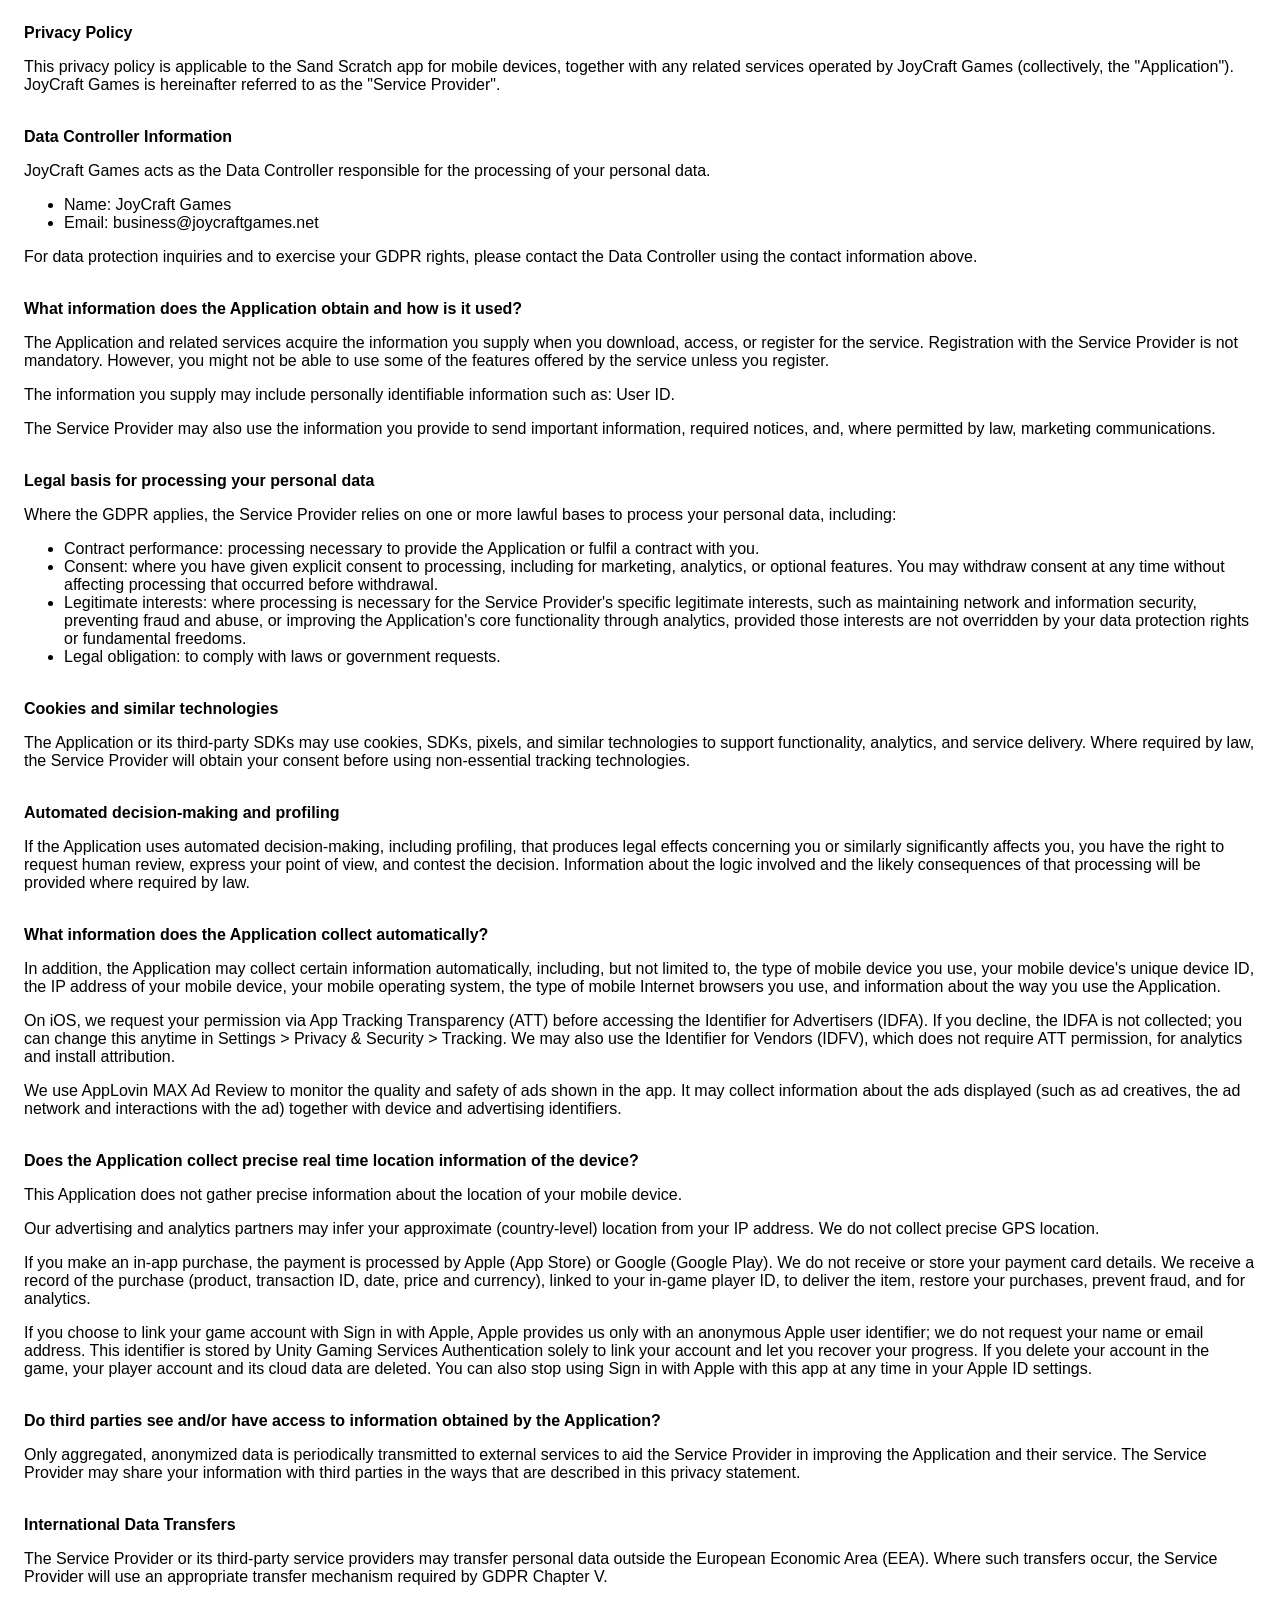
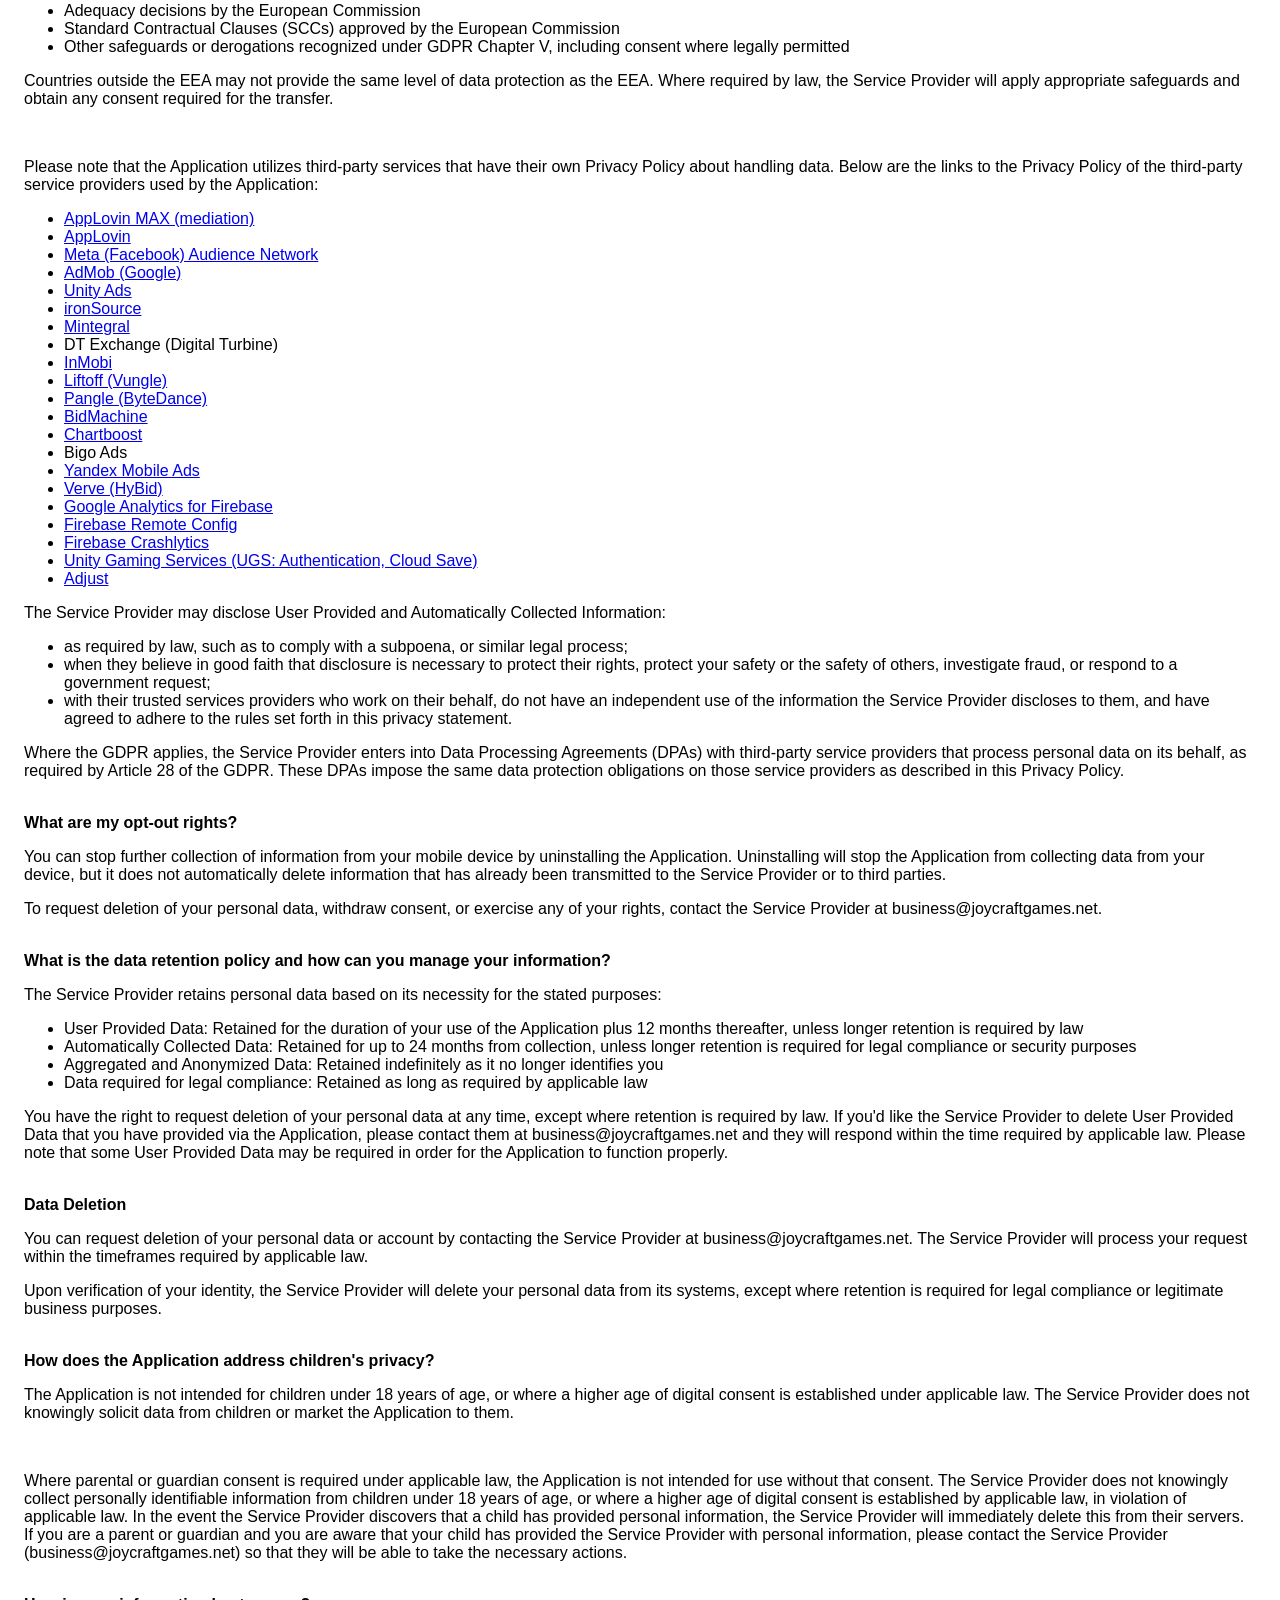
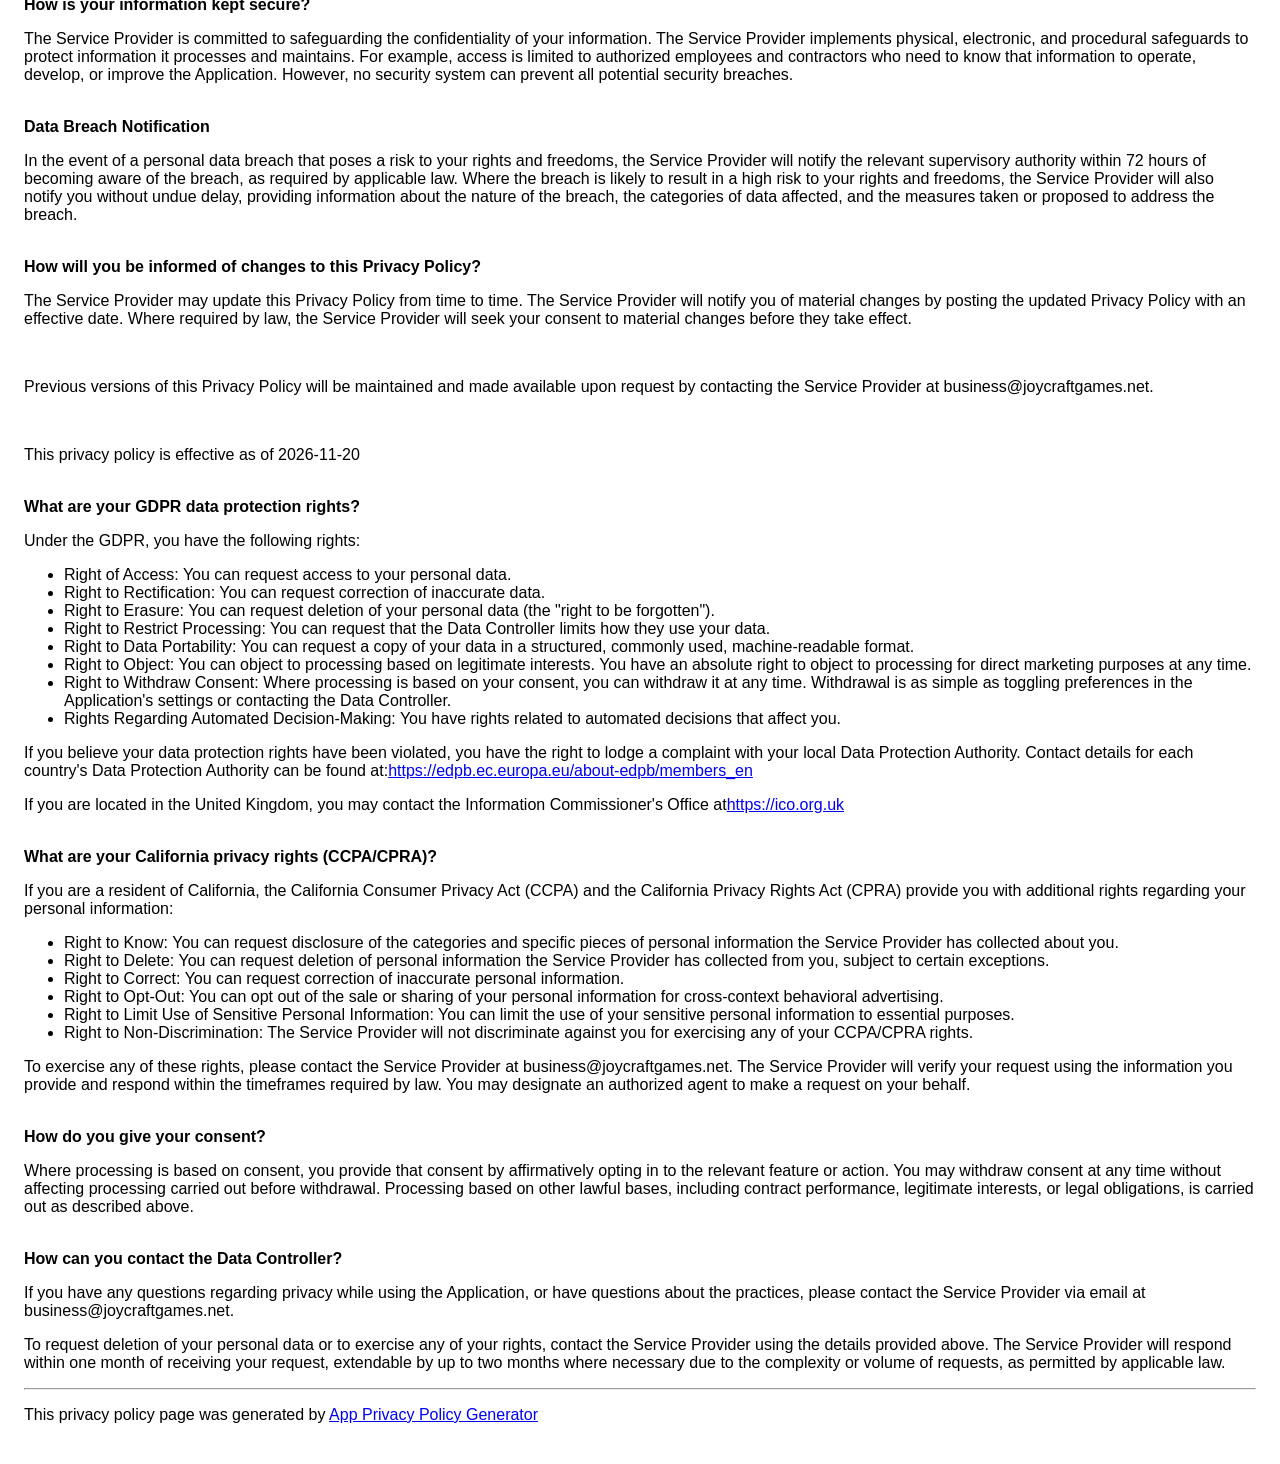
<file: policies/privacy-sand-scratch.html>
﻿<!DOCTYPE html>
<html>
<head>
    <meta charset='utf-8'>
    <meta name='viewport' content='width=device-width'>
    <title>Privacy Policy</title>
    <style> body {
        font-family: 'Helvetica Neue', Helvetica, Arial, sans-serif;
        padding: 1em;
    } </style>
</head>
<body>
<strong>Privacy Policy</strong>
<p>This privacy policy is applicable to the Sand Scratch app for mobile devices, together with any related services
    operated by JoyCraft Games (collectively, the "Application"). JoyCraft Games is hereinafter referred to as the
    "Service Provider".</p><br><strong>Data Controller Information</strong>
<p>JoyCraft Games acts as the Data Controller responsible for the processing of your personal data.</p>
<ul>
    <li>Name: JoyCraft Games</li><!---->
    <li>Email: business@joycraftgames.net</li>
</ul>
<p>For data protection inquiries and to exercise your GDPR rights, please contact the Data Controller using the contact
    information above.</p><!----><br><strong>What information does the Application obtain and how is it used?</strong>
<p>The Application and related services acquire the information you supply when you download, access, or register for
    the service. Registration with the Service Provider is not mandatory. However, you might not be able to use some of
    the features offered by the service unless you register.</p>
<p>The information you supply may include personally identifiable information such as: User ID.</p>
<p>The Service Provider may also use the information you provide to send important information, required notices, and,
    where permitted by law, marketing communications.</p><br><strong>Legal basis for processing your personal
    data</strong>
<p>Where the GDPR applies, the Service Provider relies on one or more lawful bases to process your personal data,
    including:</p>
<ul>
    <li>Contract performance: processing necessary to provide the Application or fulfil a contract with you.</li>
    <li>Consent: where you have given explicit consent to processing, including for marketing, analytics, or optional
        features. You may withdraw consent at any time without affecting processing that occurred before withdrawal.
    </li>
    <li>Legitimate interests: where processing is necessary for the Service Provider's specific legitimate interests,
        such as maintaining network and information security, preventing fraud and abuse, or improving the Application's
        core functionality through analytics, provided those interests are not overridden by your data protection rights
        or fundamental freedoms.
    </li>
    <li>Legal obligation: to comply with laws or government requests.</li>
</ul>
<br><strong>Cookies and similar technologies</strong>
<p>The Application or its third-party SDKs may use cookies, SDKs, pixels, and similar technologies to support
    functionality, analytics, and service delivery. Where required by law, the Service Provider will obtain your consent
    before using non-essential tracking technologies.</p><br><strong>Automated decision-making and profiling</strong>
<p>If the Application uses automated decision-making, including profiling, that produces legal effects concerning you or
    similarly significantly affects you, you have the right to request human review, express your point of view, and
    contest the decision. Information about the logic involved and the likely consequences of that processing will be
    provided where required by law.</p><br><strong>What information does the Application collect automatically?</strong>
<p>In addition, the Application may collect certain information automatically, including, but not limited to, the type
    of mobile device you use, your mobile device's unique device ID, the IP address of your mobile device, your mobile
    operating system, the type of mobile Internet browsers you use, and information about the way you use the
    Application.</p>
<p>On iOS, we request your permission via App Tracking Transparency (ATT) before accessing the Identifier for
    Advertisers (IDFA). If you decline, the IDFA is not collected; you can change this anytime in Settings &gt;
    Privacy &amp; Security &gt; Tracking. We may also use the Identifier for Vendors (IDFV), which does not require ATT permission, for analytics and install attribution.</p>
<p>We use AppLovin MAX Ad Review to monitor the quality and safety of ads shown in the app. It may collect information about the ads displayed (such as ad creatives, the ad network and interactions with the ad) together with device and advertising identifiers.</p><br><strong>Does the Application collect precise real time location information of the
    device?</strong>
<p>This Application does not gather precise information about the location of your mobile device.</p>
<p>Our advertising and analytics partners may infer your approximate (country-level) location from your IP address. We do not collect precise GPS location.</p>
<p>If you make an in-app purchase, the payment is processed by Apple (App Store) or Google (Google Play). We do not receive or store your payment card details. We receive a record of the purchase (product, transaction ID, date, price and currency), linked to your in-game player ID, to deliver the item, restore your purchases, prevent fraud, and for analytics.</p>
<p>If you choose to link your game account with Sign in with Apple, Apple provides us only with an anonymous Apple user identifier; we do not request your name or email address. This identifier is stored by Unity Gaming Services Authentication solely to link your account and let you recover your progress. If you delete your account in the game, your player account and its cloud data are deleted. You can also stop using Sign in with Apple with this app at any time in your Apple ID settings.</p><!----><br><strong>Do third parties see and/or have access to information obtained by the Application?</strong>
<p>Only aggregated, anonymized data is periodically transmitted to external services to aid the Service Provider in
    improving the Application and their service. The Service Provider may share your information with third parties in
    the ways that are described in this privacy statement.</p><br><strong>International Data Transfers</strong>
<p>The Service Provider or its third-party service providers may transfer personal data outside the European Economic
    Area (EEA). Where such transfers occur, the Service Provider will use an appropriate transfer mechanism required by
    GDPR Chapter V.</p>
<ul>
    <li>Adequacy decisions by the European Commission</li>
    <li>Standard Contractual Clauses (SCCs) approved by the European Commission</li>
    <li>Other safeguards or derogations recognized under GDPR Chapter V, including consent where legally permitted</li>
</ul>
<p>Countries outside the EEA may not provide the same level of data protection as the EEA. Where required by law, the
    Service Provider will apply appropriate safeguards and obtain any consent required for the transfer.</p>
<div><br>
    <p>Please note that the Application utilizes third-party services that have their own Privacy Policy about handling
        data. Below are the links to the Privacy Policy of the third-party service providers used by the
        Application:</p>
    <ul>
        <li><a href="https://www.applovin.com/privacy/" target="_blank" rel="noopener noreferrer">AppLovin MAX (mediation)</a></li>
        <li><a href="https://www.applovin.com/privacy/" target="_blank" rel="noopener noreferrer">AppLovin</a></li>
        <li><a href="https://www.facebook.com/about/privacy/update/printable" target="_blank" rel="noopener noreferrer">Meta (Facebook) Audience Network</a></li>
        <li><a href="https://policies.google.com/technologies/partner-sites" target="_blank" rel="noopener noreferrer">AdMob (Google)</a></li>
        <li><a href="https://unity3d.com/legal/privacy-policy" target="_blank" rel="noopener noreferrer">Unity Ads</a></li>
        <li><a href="https://www.is.com/privacy-policy/" target="_blank" rel="noopener noreferrer">ironSource</a></li>
        <li><a href="https://www.mintegral.com/en/privacy/" target="_blank" rel="noopener noreferrer">Mintegral</a></li>
        <li>DT Exchange (Digital Turbine)</li>
        <li><a href="https://www.inmobi.com/privacy-policy" target="_blank" rel="noopener noreferrer">InMobi</a></li>
        <li><a href="https://liftoff.ai/privacy-policy/" target="_blank" rel="noopener noreferrer">Liftoff (Vungle)</a></li>
        <li><a href="https://www.pangleglobal.com/privacy/enduser-en" target="_blank" rel="noopener noreferrer">Pangle (ByteDance)</a></li>
        <li><a href="https://www.bidmachine.com/privacy-policy" target="_blank" rel="noopener noreferrer">BidMachine</a></li>
        <li><a href="https://legal.loopme.com/privacy-center" target="_blank" rel="noopener noreferrer">Chartboost</a></li>
        <li>Bigo Ads</li>
        <li><a href="https://yandex.com/legal/international_ads_privacy" target="_blank" rel="noopener noreferrer">Yandex Mobile Ads</a></li>
        <li><a href="https://verve.com/privacy-policy/" target="_blank" rel="noopener noreferrer">Verve (HyBid)</a></li>
        <li><a href="https://firebase.google.com/support/privacy" target="_blank" rel="noopener noreferrer">Google Analytics for Firebase</a></li>
        <li><a href="https://firebase.google.com/support/privacy" target="_blank" rel="noopener noreferrer">Firebase Remote Config</a></li>
        <li><a href="https://firebase.google.com/support/privacy" target="_blank" rel="noopener noreferrer">Firebase Crashlytics</a></li>
        <li><a href="https://unity3d.com/legal/privacy-policy" target="_blank" rel="noopener noreferrer">Unity Gaming Services (UGS: Authentication, Cloud Save)</a></li>
        <li><a href="https://www.adjust.com/terms/privacy-policy" target="_blank" rel="noopener noreferrer">Adjust</a></li>
    </ul>
</div>
<p>The Service Provider may disclose User Provided and Automatically Collected Information:</p>
<ul>
    <li>as required by law, such as to comply with a subpoena, or similar legal process;</li>
    <li>when they believe in good faith that disclosure is necessary to protect their rights, protect your safety or the
        safety of others, investigate fraud, or respond to a government request;
    </li>
    <li>with their trusted services providers who work on their behalf, do not have an independent use of the
        information the Service Provider discloses to them, and have agreed to adhere to the rules set forth in this
        privacy statement.
    </li>
</ul>
<p></p>
<p>Where the GDPR applies, the Service Provider enters into Data Processing Agreements (DPAs) with third-party service
    providers that process personal data on its behalf, as required by Article 28 of the GDPR. These DPAs impose the
    same data protection obligations on those service providers as described in this Privacy Policy.</p><br><strong>What
    are my opt-out rights?</strong>
<div><p>You can stop further collection of information from your mobile device by uninstalling the Application.
    Uninstalling will stop the Application from collecting data from your device, but it does not automatically delete
    information that has already been transmitted to the Service Provider or to third parties.</p></div><!----><p>To
    request deletion of your personal data, withdraw consent, or exercise any of your rights, contact the Service
    Provider at business@joycraftgames.net.</p><br><strong>What is the data retention policy and how can you manage your
    information?</strong>
<p>The Service Provider retains personal data based on its necessity for the stated purposes:</p>
<ul>
    <li>User Provided Data: Retained for the duration of your use of the Application plus 12 months thereafter, unless
        longer retention is required by law
    </li>
    <li>Automatically Collected Data: Retained for up to 24 months from collection, unless longer retention is required
        for legal compliance or security purposes
    </li>
    <li>Aggregated and Anonymized Data: Retained indefinitely as it no longer identifies you</li>
    <li>Data required for legal compliance: Retained as long as required by applicable law</li>
</ul>
<p>You have the right to request deletion of your personal data at any time, except where retention is required by law.
    If you'd like the Service Provider to delete User Provided Data that you have provided via the Application, please
    contact them at business@joycraftgames.net and they will respond within the time required by applicable law. Please
    note that some User Provided Data may be required in order for the Application to function properly.</p>
<div><br><strong>Data Deletion</strong>
    <p>You can request deletion of your personal data or account by contacting the Service Provider at
        business@joycraftgames.net. The Service Provider will process your request within the timeframes required by
        applicable law.</p>
    <p>Upon verification of your identity, the Service Provider will delete your personal data from its systems, except
        where retention is required for legal compliance or legitimate business purposes.</p></div>
<br><strong>How does the Application address children's privacy?</strong>
<p>The Application is not intended for children under 18 years of age, or where a higher age of digital consent is
    established under applicable law. The Service Provider does not knowingly solicit data from children or market the
    Application to them.</p>
<div><br>
    <p>Where parental or guardian consent is required under applicable law, the Application is not intended for use
        without that consent. The Service Provider does not knowingly collect personally identifiable information from
        children under 18 years of age, or where a higher age of digital consent is established by applicable law, in
        violation of applicable law. In the event the Service Provider discovers that a child has provided personal
        information, the Service Provider will immediately delete this from their servers. If you are a parent or
        guardian and you are aware that your child has provided the Service Provider with personal information, please
        contact the Service Provider (business@joycraftgames.net) so that they will be able to take the necessary
        actions.</p></div>
<br><strong>How is your information kept secure?</strong>
<p>The Service Provider is committed to safeguarding the confidentiality of your information. The Service Provider
    implements physical, electronic, and procedural safeguards to protect information it processes and maintains. For
    example, access is limited to authorized employees and contractors who need to know that information to operate,
    develop, or improve the Application. However, no security system can prevent all potential security breaches.</p>
<br><strong>Data Breach Notification</strong>
<p>In the event of a personal data breach that poses a risk to your rights and freedoms, the Service Provider will
    notify the relevant supervisory authority within 72 hours of becoming aware of the breach, as required by applicable
    law. Where the breach is likely to result in a high risk to your rights and freedoms, the Service Provider will also
    notify you without undue delay, providing information about the nature of the breach, the categories of data
    affected, and the measures taken or proposed to address the breach.</p><br><strong>How will you be informed of
    changes to this Privacy Policy?</strong>
<p>The Service Provider may update this Privacy Policy from time to time. The Service Provider will notify you of
    material changes by posting the updated Privacy Policy with an effective date. Where required by law, the Service
    Provider will seek your consent to material changes before they take effect.</p><br>
<p>Previous versions of this Privacy Policy will be maintained and made available upon request by contacting the Service
    Provider at business@joycraftgames.net.</p><br>
<p>This privacy policy is effective as of 2026-11-20</p><br><strong>What are your GDPR data protection rights?</strong>
<p>Under the GDPR, you have the following rights:</p>
<ul>
    <li>Right of Access: You can request access to your personal data.</li>
    <li>Right to Rectification: You can request correction of inaccurate data.</li>
    <li>Right to Erasure: You can request deletion of your personal data (the "right to be forgotten").</li>
    <li>Right to Restrict Processing: You can request that the Data Controller limits how they use your data.</li>
    <li>Right to Data Portability: You can request a copy of your data in a structured, commonly used, machine-readable
        format.
    </li>
    <li>Right to Object: You can object to processing based on legitimate interests. You have an absolute right to
        object to processing for direct marketing purposes at any time.
    </li>
    <li>Right to Withdraw Consent: Where processing is based on your consent, you can withdraw it at any time.
        Withdrawal is as simple as toggling preferences in the Application's settings or contacting the Data Controller.
    </li>
    <li>Rights Regarding Automated Decision-Making: You have rights related to automated decisions that affect you.</li>
</ul>
<p>If you believe your data protection rights have been violated, you have the right to lodge a complaint with your
    local Data Protection Authority. Contact details for each country's Data Protection Authority can be found at:<a
            href="https://edpb.ec.europa.eu/about-edpb/members_en" target="_blank" rel="noopener noreferrer">https://edpb.ec.europa.eu/about-edpb/members_en</a>
</p>
<p>If you are located in the United Kingdom, you may contact the Information Commissioner's Office at<a
        href="https://ico.org.uk" target="_blank" rel="noopener noreferrer">https://ico.org.uk</a></p><br><strong>What
    are your California privacy rights (CCPA/CPRA)?</strong>
<p>If you are a resident of California, the California Consumer Privacy Act (CCPA) and the California Privacy Rights Act
    (CPRA) provide you with additional rights regarding your personal information:</p>
<ul>
    <li>Right to Know: You can request disclosure of the categories and specific pieces of personal information the
        Service Provider has collected about you.
    </li>
    <li>Right to Delete: You can request deletion of personal information the Service Provider has collected from you,
        subject to certain exceptions.
    </li>
    <li>Right to Correct: You can request correction of inaccurate personal information.</li>
    <li>Right to Opt-Out: You can opt out of the sale or sharing of your personal information for cross-context
        behavioral advertising.
    </li>
    <li>Right to Limit Use of Sensitive Personal Information: You can limit the use of your sensitive personal
        information to essential purposes.
    </li>
    <li>Right to Non-Discrimination: The Service Provider will not discriminate against you for exercising any of your
        CCPA/CPRA rights.
    </li>
</ul>
<p>To exercise any of these rights, please contact the Service Provider at business@joycraftgames.net. The Service
    Provider will verify your request using the information you provide and respond within the timeframes required by
    law. You may designate an authorized agent to make a request on your behalf.</p><br><strong>How do you give your
    consent?</strong>
<p>Where processing is based on consent, you provide that consent by affirmatively opting in to the relevant feature or
    action. You may withdraw consent at any time without affecting processing carried out before withdrawal. Processing
    based on other lawful bases, including contract performance, legitimate interests, or legal obligations, is carried
    out as described above.</p><br><strong>How can you contact the Data Controller?</strong>
<p>If you have any questions regarding privacy while using the Application, or have questions about the practices,
    please contact the Service Provider via email at business@joycraftgames.net.</p>
<p>To request deletion of your personal data or to exercise any of your rights, contact the Service Provider using the
    details provided above. The Service Provider will respond within one month of receiving your request, extendable by
    up to two months where necessary due to the complexity or volume of requests, as permitted by applicable law.</p>
<hr>
<p><span>This privacy policy page was generated by </span><a href="https://app-privacy-policy-generator.nisrulz.com/"
                                                             target="_blank" rel="noopener noreferrer">App Privacy
    Policy Generator</a></p>
</body>
</html>
</file>
<file: assets/css/main.css>
/* ============================================================
   main.css — shared across ALL pages.
   Sections: tokens · reset/base · utilities · nav · buttons ·
             footer · shared responsive
   Page-specific styles live in home.css / careers.css.
   ============================================================ */

/* ============================================================
   TOKENS — every color/size knob, theme via [data-theme]
   ============================================================ */
:root {
  --coral:  #ff6b6b;
  --yellow: #feca57;
  --sky:    #48dbfb;
  --pink:   #ff9ff3;
  --mint:   #1dd1a1;

  /* light-mode surfaces */
  --bg:             #fff9f0;
  --bg-card:        #ffffff;
  --bg-nav:         rgba(255,249,240,0.85);
  --text-primary:   #1a1a2e;
  --text-secondary: #4a4a6a;
  --text-muted:     #8888aa;
  --border:         rgba(26,26,46,0.08);
  --shadow:         0 4px 24px rgba(26,26,46,0.10);
  --shadow-hover:   0 12px 40px rgba(26,26,46,0.16);

  /* footer surfaces — flip with theme (light values here) */
  --footer-bg:           #fdf4e8;             /* warm light band, a touch deeper than --bg */
  --footer-text:         var(--text-primary);
  --footer-muted:        var(--text-secondary);
  --footer-faint:        var(--text-muted);
  --footer-chip-bg:      rgba(26,26,46,0.04);
  --footer-chip-border:  rgba(26,26,46,0.10);
  --footer-chip-hover:   rgba(26,26,46,0.08);
  --footer-divider:      rgba(26,26,46,0.10);

  /* gradients */
  --grad-hero:   linear-gradient(135deg, #fff0f3 0%, #fff8e7 40%, #e8f8ff 100%);
  --grad-accent: linear-gradient(135deg, var(--coral), var(--yellow), var(--sky), var(--pink));
  --grad-text:   linear-gradient(90deg, var(--coral), var(--yellow) 50%, var(--sky));

  --radius-card: 24px;
  --radius-pill: 999px;
  --transition:      0.25s cubic-bezier(0.34,1.56,0.64,1);
  --transition-fast: 0.18s ease;
}

[data-theme="dark"] {
  --bg:             #0d0d1a;
  --bg-card:        #161629;
  --bg-nav:         rgba(13,13,26,0.88);
  --text-primary:   #f0f0ff;
  --text-secondary: #b0b0d0;
  --text-muted:     #6666aa;
  --border:         rgba(255,255,255,0.08);
  --shadow:         0 4px 24px rgba(0,0,0,0.5);
  --shadow-hover:   0 12px 40px rgba(0,0,0,0.7);
  --grad-hero:      linear-gradient(135deg, #0d0d1a 0%, #12122a 50%, #0a1628 100%);

  --footer-bg:           #08080f;
  --footer-text:         #ffffff;
  --footer-muted:        rgba(255,255,255,0.7);
  --footer-faint:        rgba(255,255,255,0.45);
  --footer-chip-bg:      rgba(255,255,255,0.08);
  --footer-chip-border:  rgba(255,255,255,0.12);
  --footer-chip-hover:   rgba(255,255,255,0.14);
  --footer-divider:      rgba(255,255,255,0.10);
}

/* ============================================================
   RESET & BASE
   ============================================================ */
*, *::before, *::after { box-sizing: border-box; margin: 0; padding: 0; }

html { scroll-behavior: smooth; }

body {
  font-family: 'Plus Jakarta Sans', sans-serif;
  background: var(--bg);
  color: var(--text-primary);
  line-height: 1.6;
  transition: background 0.3s ease, color 0.3s ease;
  overflow-x: hidden;
}

h1, h2, h3, h4, h5 { font-family: 'Fredoka', sans-serif; letter-spacing: -0.01em; }

a   { color: inherit; text-decoration: none; }
img { max-width: 100%; display: block; }

/* ============================================================
   UTILITIES
   ============================================================ */
.container { max-width: 1160px; margin: 0 auto; padding: 0 24px; }

.gradient-text {
  background: var(--grad-text);
  -webkit-background-clip: text;
  -webkit-text-fill-color: transparent;
  background-clip: text;
}

/* keyboard-only skip link */
.skip-link {
  position: absolute;
  left: -9999px; top: 0;
  z-index: 200;
  padding: 10px 18px;
  background: var(--bg-card);
  color: var(--text-primary);
  border-radius: 0 0 12px 0;
  font-family: 'Fredoka', sans-serif;
  font-weight: 600;
}
.skip-link:focus { left: 0; outline: 2px solid var(--coral); }

/* ============================================================
   NAV
   ============================================================ */
nav {
  position: fixed;
  top: 0; left: 0; right: 0;
  z-index: 100;
  background: var(--bg-nav);
  backdrop-filter: blur(16px);
  -webkit-backdrop-filter: blur(16px);
  border-bottom: 1px solid var(--border);
  transition: background 0.3s ease;
}

.nav-inner {
  display: flex;
  align-items: center;
  justify-content: space-between;
  height: 68px;
}

.nav-logo {
  font-family: 'Fredoka', sans-serif;
  font-size: 1.5rem;
  font-weight: 700;
  background: var(--grad-accent);
  -webkit-background-clip: text;
  -webkit-text-fill-color: transparent;
  background-clip: text;
  background-size: 300% 300%;
  animation: gradShift 4s ease infinite;
}

@keyframes gradShift {
  0%, 100% { background-position: 0% 50%; }
  50%      { background-position: 100% 50%; }
}

.nav-links { display: flex; align-items: center; gap: 8px; list-style: none; }

.nav-links a {
  font-family: 'Fredoka', sans-serif;
  font-size: 1rem;
  font-weight: 500;
  padding: 8px 18px;
  border-radius: var(--radius-pill);
  color: var(--text-secondary);
  transition: background var(--transition-fast), color var(--transition-fast);
}
.nav-links a:hover,
.nav-links a.active {
  background: linear-gradient(135deg, rgba(255,107,107,0.12), rgba(72,219,251,0.12));
  color: var(--text-primary);
}
.nav-links a:focus-visible { outline: 2px solid var(--coral); outline-offset: 2px; }

.nav-actions { display: flex; align-items: center; gap: 10px; }

.theme-btn {
  width: 44px; height: 44px;
  border-radius: var(--radius-pill);
  border: 2px solid var(--border);
  background: var(--bg-card);
  color: var(--text-primary);
  cursor: pointer;
  font-size: 1.2rem;
  display: flex; align-items: center; justify-content: center;
  transition: transform var(--transition), border-color var(--transition-fast);
}
.theme-btn:hover { transform: scale(1.15) rotate(20deg); border-color: var(--coral); }
.theme-btn:focus-visible { outline: 2px solid var(--coral); outline-offset: 2px; }

.nav-hamburger {
  display: none;
  flex-direction: column;
  gap: 5px;
  background: none;
  border: none;
  cursor: pointer;
  padding: 8px;
}
.nav-hamburger span {
  display: block;
  width: 24px; height: 2px;
  background: var(--text-primary);
  border-radius: 2px;
  transition: 0.3s ease;
}

/* ============================================================
   BUTTONS
   ============================================================ */
.btn {
  display: inline-flex;
  align-items: center;
  gap: 8px;
  padding: 14px 28px;
  border-radius: var(--radius-pill);
  font-family: 'Fredoka', sans-serif;
  font-size: 1.05rem;
  font-weight: 600;
  cursor: pointer;
  border: none;
  text-decoration: none;
  transition: transform var(--transition), box-shadow var(--transition-fast);
}
.btn:focus-visible { outline: 3px solid var(--coral); outline-offset: 3px; }

.btn-primary {
  background: linear-gradient(135deg, var(--coral), #ff8e53);
  color: #fff;
  box-shadow: 0 4px 20px rgba(255,107,107,0.4);
}
.btn-primary:hover { transform: translateY(-3px) scale(1.03); box-shadow: 0 8px 32px rgba(255,107,107,0.55); }

.btn-secondary {
  background: var(--bg-card);
  color: var(--text-primary);
  border: 2px solid var(--border);
  box-shadow: var(--shadow);
}
.btn-secondary:hover { transform: translateY(-3px) scale(1.03); box-shadow: var(--shadow-hover); border-color: var(--sky); }

/* ============================================================
   FOOTER
   ============================================================ */
footer {
  background: var(--footer-bg);
  color: var(--footer-text);
  border-top: 1px solid var(--border);
  padding: 80px 0 40px;
  position: relative;
  overflow: hidden;
}
footer::before {
  content: '';
  position: absolute;
  inset: 0;
  background: linear-gradient(135deg, rgba(255,107,107,0.08), rgba(72,219,251,0.08));
  pointer-events: none;
}
.footer-inner { position: relative; z-index: 1; }

.footer-cta-heading {
  font-size: clamp(2rem, 5vw, 3.5rem);
  font-weight: 700;
  background: var(--grad-accent);
  -webkit-background-clip: text;
  -webkit-text-fill-color: transparent;
  background-clip: text;
  background-size: 300%;
  animation: gradShift 5s ease infinite;
  margin-bottom: 12px;
}
.footer-cta-sub { font-size: 1.05rem; color: var(--footer-muted); margin-bottom: 36px; }

.footer-contacts { display: flex; flex-wrap: wrap; gap: 20px; margin-bottom: 56px; }

.contact-item {
  display: flex;
  align-items: center;
  gap: 10px;
  padding: 12px 22px;
  background: var(--footer-chip-bg);
  border: 1px solid var(--footer-chip-border);
  border-radius: var(--radius-pill);
  font-size: 0.95rem;
  color: var(--footer-text);
  transition: background var(--transition-fast), transform var(--transition);
}
.contact-item:hover { background: var(--footer-chip-hover); transform: translateY(-2px); }
.contact-item span { font-size: 1.1rem; }

.footer-divider { height: 1px; background: var(--footer-divider); margin-bottom: 28px; }

.footer-bottom {
  display: flex;
  align-items: center;
  justify-content: space-between;
  flex-wrap: wrap;
  gap: 12px;
}
.footer-bottom-logo {
  font-family: 'Fredoka', sans-serif;
  font-size: 1.2rem;
  font-weight: 700;
  background: var(--grad-accent);
  -webkit-background-clip: text;
  -webkit-text-fill-color: transparent;
  background-clip: text;
}
.footer-copy { font-size: 0.85rem; color: var(--footer-faint); }

/* ============================================================
   SHARED RESPONSIVE (nav + footer)
   ============================================================ */
@media (max-width: 768px) {
  .nav-links {
    display: none;
    flex-direction: column;
    position: absolute;
    top: 68px; left: 0; right: 0;
    background: var(--bg-nav);
    backdrop-filter: blur(16px);
    -webkit-backdrop-filter: blur(16px);
    border-bottom: 1px solid var(--border);
    padding: 16px;
    gap: 4px;
  }
  .nav-links.open { display: flex; }
  .nav-hamburger { display: flex; }

  .footer-bottom { flex-direction: column; text-align: center; }
}
</file>
<file: assets/css/home.css>
/* ============================================================
   home.css — home page only (loaded by index.html).
   Sections: section headings · hero · about (disciplines /
             founders) · games · responsive
   Shared tokens/nav/buttons/footer come from main.css.
   ============================================================ */

/* ============================================================
   SECTION HEADINGS
   ============================================================ */
section { padding: 100px 0; }

.section-tag {
  display: inline-block;
  font-family: 'Fredoka', sans-serif;
  font-size: 0.85rem;
  font-weight: 600;
  letter-spacing: 0.1em;
  text-transform: uppercase;
  color: var(--coral);
  background: rgba(255,107,107,0.10);
  padding: 4px 14px;
  border-radius: var(--radius-pill);
  margin-bottom: 14px;
}

.section-title {
  font-size: clamp(2rem, 5vw, 3.2rem);
  font-weight: 700;
  color: var(--text-primary);
  margin-bottom: 16px;
}

.section-intro {
  font-size: 1.1rem;
  color: var(--text-secondary);
  max-width: 620px;
  line-height: 1.7;
  margin-bottom: 56px;
}

/* ============================================================
   HERO
   ============================================================ */
.hero {
  min-height: 100vh;
  display: flex;
  align-items: center;
  padding-top: 68px;
  background: var(--grad-hero);
  position: relative;
  overflow: hidden;
}

/* floating blobs behind hero */
.hero::before,
.hero::after {
  content: '';
  position: absolute;
  border-radius: 50%;
  filter: blur(80px);
  opacity: 0.25;
  pointer-events: none;
  animation: floatBlob 8s ease-in-out infinite;
}
.hero::before {
  width: 600px; height: 600px;
  background: radial-gradient(circle, var(--coral), var(--yellow));
  top: -200px; right: -200px;
}
.hero::after {
  width: 500px; height: 500px;
  background: radial-gradient(circle, var(--sky), var(--pink));
  bottom: -150px; left: -150px;
  animation-delay: -4s;
}

@keyframes floatBlob {
  0%, 100% { transform: translate(0,0) scale(1); }
  33%      { transform: translate(30px,-30px) scale(1.05); }
  66%      { transform: translate(-20px,20px) scale(0.95); }
}

.hero-content { position: relative; z-index: 1; max-width: 780px; }

.hero-badge {
  display: inline-flex;
  align-items: center;
  gap: 8px;
  padding: 6px 18px;
  border-radius: var(--radius-pill);
  background: linear-gradient(135deg, rgba(255,107,107,0.15), rgba(254,202,87,0.15));
  border: 1.5px solid rgba(255,107,107,0.3);
  font-family: 'Fredoka', sans-serif;
  font-size: 0.9rem;
  font-weight: 600;
  color: var(--coral);
  letter-spacing: 0.06em;
  text-transform: uppercase;
  margin-bottom: 24px;
}
.hero-badge::before { content: '🎮'; font-size: 1rem; }

.hero-title {
  font-size: clamp(4rem, 12vw, 9rem);
  font-weight: 700;
  line-height: 0.95;
  margin-bottom: 28px;
  background: var(--grad-accent);
  background-size: 300% 300%;
  -webkit-background-clip: text;
  -webkit-text-fill-color: transparent;
  background-clip: text;
  animation: gradShift 5s ease infinite;
}

.hero-tagline {
  font-size: clamp(1rem, 2vw, 1.2rem);
  color: var(--text-secondary);
  max-width: 560px;
  margin-bottom: 40px;
  line-height: 1.7;
}

.hero-stats { display: flex; flex-wrap: wrap; gap: 20px; margin-bottom: 40px; }

.stat-pill {
  display: flex;
  align-items: center;
  gap: 10px;
  padding: 10px 20px;
  background: var(--bg-card);
  border-radius: var(--radius-pill);
  border: 1.5px solid var(--border);
  box-shadow: var(--shadow);
  transition: transform var(--transition);
}
.stat-pill:hover { transform: translateY(-3px) scale(1.02); }

.stat-pill .stat-num {
  font-family: 'Fredoka', sans-serif;
  font-size: 1.15rem;
  font-weight: 700;
  background: var(--grad-text);
  -webkit-background-clip: text;
  -webkit-text-fill-color: transparent;
  background-clip: text;
}
.stat-pill .stat-label { font-size: 0.85rem; color: var(--text-muted); font-weight: 500; }

.hero-ctas { display: flex; flex-wrap: wrap; gap: 14px; }

/* ============================================================
   ABOUT — disciplines
   ============================================================ */
#about { background: var(--bg); }

.disciplines-grid {
  display: grid;
  grid-template-columns: repeat(auto-fit, minmax(260px, 1fr));
  gap: 20px;
  margin-bottom: 72px;
}

.disc-card {
  background: var(--bg-card);
  border-radius: var(--radius-card);
  padding: 32px 28px;
  border: 1.5px solid var(--border);
  box-shadow: var(--shadow);
  transition: transform var(--transition), box-shadow var(--transition-fast);
  position: relative;
  overflow: hidden;
}
.disc-card::before {
  content: '';
  position: absolute;
  top: 0; left: 0; right: 0;
  height: 4px;
  border-radius: var(--radius-card) var(--radius-card) 0 0;
}
.disc-card:nth-child(1)::before { background: linear-gradient(90deg, var(--coral), var(--yellow)); }
.disc-card:nth-child(2)::before { background: linear-gradient(90deg, var(--yellow), var(--mint)); }
.disc-card:nth-child(3)::before { background: linear-gradient(90deg, var(--sky), var(--pink)); }
.disc-card:nth-child(4)::before { background: linear-gradient(90deg, var(--pink), var(--coral)); }
.disc-card:hover { transform: translateY(-6px); box-shadow: var(--shadow-hover); }

.disc-icon { font-size: 2.2rem; margin-bottom: 16px; }
.disc-card h3 { font-size: 1.25rem; font-weight: 700; color: var(--text-primary); margin-bottom: 10px; }
.disc-card p { font-size: 0.95rem; color: var(--text-secondary); line-height: 1.65; }

/* ============================================================
   ABOUT — founders
   ============================================================ */
.founders-heading {
  font-size: clamp(1.6rem, 3vw, 2.2rem);
  font-weight: 700;
  color: var(--text-primary);
  margin-bottom: 36px;
}

.founders-grid {
  display: grid;
  grid-template-columns: repeat(auto-fit, minmax(300px, 1fr));
  gap: 24px;
  margin-bottom: 72px;
}

.founder-card {
  background: var(--bg-card);
  border-radius: var(--radius-card);
  padding: 32px 28px;
  border: 1.5px solid var(--border);
  box-shadow: var(--shadow);
  display: flex;
  gap: 20px;
  align-items: flex-start;
  transition: transform var(--transition), box-shadow var(--transition-fast);
}
.founder-card:hover { transform: translateY(-5px); box-shadow: var(--shadow-hover); }

.founder-avatar {
  width: 56px; height: 56px;
  border-radius: 50%;
  display: flex; align-items: center; justify-content: center;
  font-family: 'Fredoka', sans-serif;
  font-size: 1.25rem;
  font-weight: 700;
  color: #fff;
  flex-shrink: 0;
}
.founder-avatar.ht { background: linear-gradient(135deg, var(--coral), var(--yellow)); }
.founder-avatar.tn { background: linear-gradient(135deg, var(--sky), var(--mint)); }
.founder-avatar.nt { background: linear-gradient(135deg, var(--pink), var(--coral)); }
img.founder-avatar { object-fit: cover; }

.founder-info h3 { font-size: 1.1rem; font-weight: 700; color: var(--text-primary); margin-bottom: 4px; }
.founder-info .founder-role {
  font-size: 0.82rem;
  font-weight: 600;
  color: var(--coral);
  background: rgba(255,107,107,0.10);
  display: inline-block;
  padding: 2px 10px;
  border-radius: var(--radius-pill);
  margin-bottom: 10px;
}
.founder-info p { font-size: 0.9rem; color: var(--text-secondary); line-height: 1.6; }

/* ============================================================
   GAMES / PORTFOLIO
   ============================================================ */
#games { background: linear-gradient(180deg, var(--bg) 0%, var(--bg-card) 100%); }
[data-theme="dark"] #games { background: linear-gradient(180deg, var(--bg) 0%, #111122 100%); }

.games-grid {
  display: grid;
  grid-template-columns: repeat(auto-fill, minmax(280px, 1fr));
  gap: 24px;
}

.game-card {
  background: var(--bg-card);
  border-radius: var(--radius-card);
  overflow: hidden;
  border: 1.5px solid var(--border);
  box-shadow: var(--shadow);
  transition: transform var(--transition), box-shadow var(--transition-fast);
  display: flex;
  flex-direction: column;
}
.game-card:hover { transform: translateY(-8px) scale(1.01); box-shadow: var(--shadow-hover); }

.game-banner {
  height: 130px;
  display: flex;
  align-items: center;
  justify-content: center;
  font-size: 3.5rem;
  position: relative;
  overflow: hidden;
}
.game-banner-img { width: 100%; height: 100%; object-fit: cover; }

.game-platform-badge {
  position: absolute;
  top: 12px; right: 12px;
  background: rgba(0,0,0,0.55);
  color: #fff;
  font-family: 'Fredoka', sans-serif;
  font-size: 0.75rem;
  font-weight: 600;
  padding: 3px 10px;
  border-radius: var(--radius-pill);
  backdrop-filter: blur(6px);
}

.game-body { padding: 22px 22px 20px; flex: 1; display: flex; flex-direction: column; }
.game-body h3 { font-size: 1.2rem; font-weight: 700; color: var(--text-primary); margin-bottom: 8px; }
.game-body p { font-size: 0.88rem; color: var(--text-secondary); line-height: 1.55; flex: 1; margin-bottom: 16px; }

.game-links { display: flex; flex-wrap: wrap; gap: 8px; }

.store-btn {
  display: inline-flex;
  align-items: center;
  gap: 5px;
  padding: 6px 14px;
  border-radius: var(--radius-pill);
  font-family: 'Fredoka', sans-serif;
  font-size: 0.82rem;
  font-weight: 600;
  border: 1.5px solid var(--border);
  background: var(--bg);
  color: var(--text-primary);
  transition: background var(--transition-fast), border-color var(--transition-fast), transform var(--transition);
}
.store-btn:hover { background: var(--coral); color: #fff; border-color: var(--coral); transform: scale(1.05); }
.store-btn:focus-visible { outline: 2px solid var(--coral); outline-offset: 2px; }

/* ============================================================
   RESPONSIVE
   ============================================================ */
@media (max-width: 768px) {
  section { padding: 72px 0; }
  .hero { padding-top: 88px; }
  .hero-title { font-size: clamp(3.5rem, 18vw, 6rem); }
  .hero-stats { gap: 12px; }
  .founders-grid { grid-template-columns: 1fr; }
}

@media (max-width: 480px) {
  .hero-ctas { flex-direction: column; }
  .hero-ctas .btn { justify-content: center; }
  .hero-stats { flex-direction: column; }
}
</file>
<file: assets/css/careers.css>
/* ============================================================
   careers.css — careers page only (loaded by careers.html).
   Sections: page hero · job list · job detail (accordion) ·
             how-to-apply · responsive
   Shared tokens/nav/footer come from main.css.
   ============================================================ */

/* careers reads better at a narrower measure than the home grid */
.careers-hero .container,
.jobs-section .container { max-width: 1000px; }

/* ============================================================
   PAGE HERO
   ============================================================ */
.careers-hero {
  padding: 140px 0 80px;
  background: var(--grad-hero);
  position: relative;
  overflow: hidden;
}
.careers-hero::before {
  content: '';
  position: absolute;
  width: 500px; height: 500px;
  background: radial-gradient(circle, var(--coral), transparent 70%);
  top: -200px; right: -100px;
  opacity: 0.15;
  pointer-events: none;
}
.careers-hero::after {
  content: '';
  position: absolute;
  width: 400px; height: 400px;
  background: radial-gradient(circle, var(--sky), transparent 70%);
  bottom: -150px; left: -100px;
  opacity: 0.15;
  pointer-events: none;
}
.careers-hero-inner { position: relative; z-index: 1; }

.page-badge {
  display: inline-flex;
  align-items: center;
  gap: 8px;
  padding: 6px 18px;
  border-radius: var(--radius-pill);
  background: linear-gradient(135deg, rgba(72,219,251,0.15), rgba(255,159,243,0.15));
  border: 1.5px solid rgba(72,219,251,0.3);
  font-family: 'Fredoka', sans-serif;
  font-size: 0.88rem;
  font-weight: 600;
  color: var(--sky);
  letter-spacing: 0.06em;
  text-transform: uppercase;
  margin-bottom: 20px;
}

.careers-hero h1 {
  font-size: clamp(2.4rem, 6vw, 4.5rem);
  font-weight: 700;
  line-height: 1.1;
  margin-bottom: 18px;
  background: var(--grad-text);
  -webkit-background-clip: text;
  -webkit-text-fill-color: transparent;
  background-clip: text;
}
.careers-hero p {
  font-size: clamp(1rem, 2vw, 1.15rem);
  color: var(--text-secondary);
  max-width: 540px;
  line-height: 1.7;
}

/* ============================================================
   JOB LIST
   ============================================================ */
.jobs-section { padding: 80px 0 100px; }

.jobs-count {
  display: inline-flex;
  align-items: center;
  gap: 8px;
  padding: 4px 14px;
  background: rgba(255,107,107,0.10);
  border-radius: var(--radius-pill);
  font-family: 'Fredoka', sans-serif;
  font-size: 0.85rem;
  font-weight: 600;
  color: var(--coral);
  margin-bottom: 32px;
}

.job-list { display: flex; flex-direction: column; gap: 14px; }

.job-item {
  background: var(--bg-card);
  border-radius: var(--radius-card);
  border: 1.5px solid var(--border);
  box-shadow: var(--shadow);
  overflow: hidden;
  transition: box-shadow var(--transition-fast);
}
.job-item:hover { box-shadow: var(--shadow-hover); }
.job-item.open { border-color: rgba(255,107,107,0.35); }

/* clickable row header */
.job-row {
  display: flex;
  align-items: center;
  justify-content: space-between;
  gap: 16px;
  padding: 22px 28px;
  cursor: pointer;
  user-select: none;
  transition: background var(--transition-fast);
}
.job-row:hover { background: rgba(255,107,107,0.04); }
.job-item.open .job-row { background: rgba(255,107,107,0.06); }
.job-row:focus-visible { outline: 2px solid var(--coral); outline-offset: -2px; border-radius: var(--radius-card); }

.job-row-left { display: flex; flex-direction: column; gap: 6px; }
.job-title { font-family: 'Fredoka', sans-serif; font-size: 1.2rem; font-weight: 700; color: var(--text-primary); }

.job-meta { display: flex; flex-wrap: wrap; gap: 8px; }
.meta-pill {
  display: inline-flex;
  align-items: center;
  gap: 4px;
  padding: 3px 12px;
  border-radius: var(--radius-pill);
  font-size: 0.78rem;
  font-weight: 600;
  font-family: 'Fredoka', sans-serif;
}
.meta-pill.location { background: rgba(72,219,251,0.12); color: var(--sky); }
.meta-pill.type     { background: rgba(29,209,161,0.12); color: var(--mint); }

.job-chevron {
  font-size: 1.1rem;
  color: var(--text-muted);
  transition: transform 0.3s ease, color 0.2s ease;
  flex-shrink: 0;
  width: 28px; height: 28px;
  display: flex; align-items: center; justify-content: center;
  border-radius: 50%;
  background: var(--bg);
}
.job-item.open .job-chevron { transform: rotate(180deg); color: var(--coral); background: rgba(255,107,107,0.10); }

/* ============================================================
   JOB DETAIL (accordion)
   ============================================================ */
.job-detail {
  display: none;
  padding: 0 28px 32px;
  border-top: 1px solid var(--border);
}
.job-item.open .job-detail { display: block; animation: slideDown 0.25s ease; }

@keyframes slideDown {
  from { opacity: 0; transform: translateY(-8px); }
  to   { opacity: 1; transform: translateY(0); }
}

.detail-section { margin-bottom: 28px; }

.detail-intro {
  font-size: 0.97rem;
  color: var(--text-secondary);
  line-height: 1.7;
  padding-top: 24px;
  margin-bottom: 24px;
}

.detail-section h4 {
  font-family: 'Fredoka', sans-serif;
  font-size: 1.05rem;
  font-weight: 700;
  color: var(--text-primary);
  margin-bottom: 12px;
  display: flex;
  align-items: center;
  gap: 8px;
}

.detail-section ul { list-style: none; display: flex; flex-direction: column; gap: 8px; }
.detail-section ul li {
  display: flex;
  gap: 10px;
  font-size: 0.93rem;
  color: var(--text-secondary);
  line-height: 1.55;
}
.detail-section ul li::before {
  content: '▸';
  color: var(--coral);
  font-size: 0.8rem;
  flex-shrink: 0;
  margin-top: 3px;
}
.benefits-list li::before { color: var(--mint) !important; content: '✓' !important; font-size: 0.85rem !important; }

.work-details li { display: block; }
.work-details li strong { color: var(--text-primary); font-weight: 600; margin-right: 4px; }

/* ============================================================
   HOW TO APPLY
   ============================================================ */
.apply-box {
  background: linear-gradient(135deg, rgba(255,107,107,0.07), rgba(72,219,251,0.07));
  border: 1.5px dashed rgba(255,107,107,0.25);
  border-radius: 18px;
  padding: 24px 28px;
  margin-bottom: 24px;
}
.apply-box h4 {
  font-family: 'Fredoka', sans-serif;
  font-size: 1.05rem;
  font-weight: 700;
  color: var(--text-primary);
  margin-bottom: 10px;
}
.apply-box p { font-size: 0.93rem; color: var(--text-secondary); line-height: 1.65; }
.apply-box strong { color: var(--text-primary); }

.apply-btn {
  display: inline-flex;
  align-items: center;
  gap: 8px;
  padding: 12px 26px;
  border-radius: var(--radius-pill);
  background: linear-gradient(135deg, var(--coral), #ff8e53);
  color: #fff;
  font-family: 'Fredoka', sans-serif;
  font-size: 1rem;
  font-weight: 600;
  box-shadow: 0 4px 20px rgba(255,107,107,0.35);
  transition: transform var(--transition), box-shadow var(--transition-fast);
  margin-top: 16px;
}
.apply-btn:hover { transform: translateY(-3px) scale(1.03); box-shadow: 0 8px 30px rgba(255,107,107,0.5); }
.apply-btn:focus-visible { outline: 3px solid var(--coral); outline-offset: 3px; }

.back-btn {
  display: inline-flex;
  align-items: center;
  gap: 6px;
  padding: 8px 18px;
  border-radius: var(--radius-pill);
  font-family: 'Fredoka', sans-serif;
  font-size: 0.9rem;
  font-weight: 600;
  color: var(--text-muted);
  border: 1.5px solid var(--border);
  background: var(--bg);
  cursor: pointer;
  transition: color var(--transition-fast), border-color var(--transition-fast), transform var(--transition);
  margin-top: 8px;
}
.back-btn:hover { color: var(--coral); border-color: var(--coral); transform: translateX(-3px); }
.back-btn:focus-visible { outline: 2px solid var(--coral); outline-offset: 2px; }

/* ============================================================
   RESPONSIVE
   ============================================================ */
@media (max-width: 768px) {
  .job-row { padding: 18px 20px; }
  .job-detail { padding: 0 20px 24px; }
  .apply-box { padding: 20px; }
}

@media (max-width: 480px) {
  .job-meta { flex-direction: column; gap: 6px; }
}
</file>
